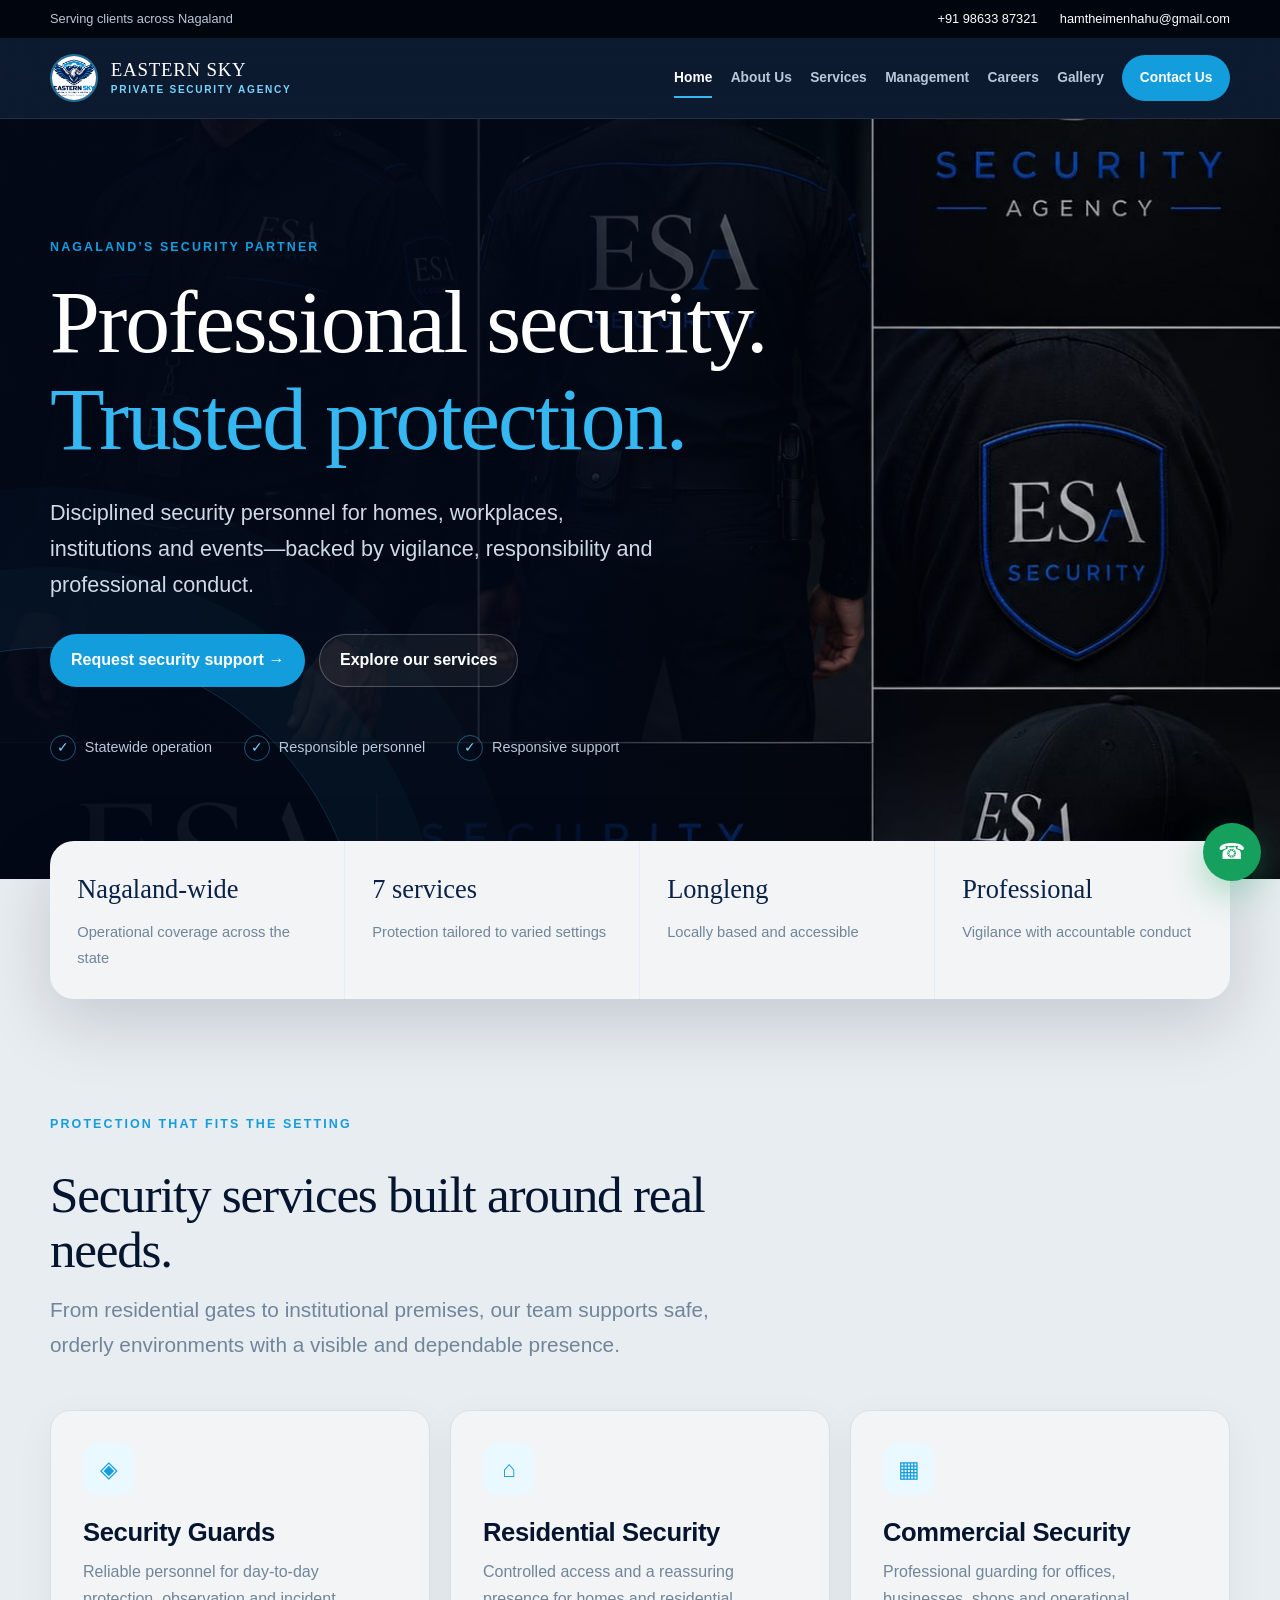
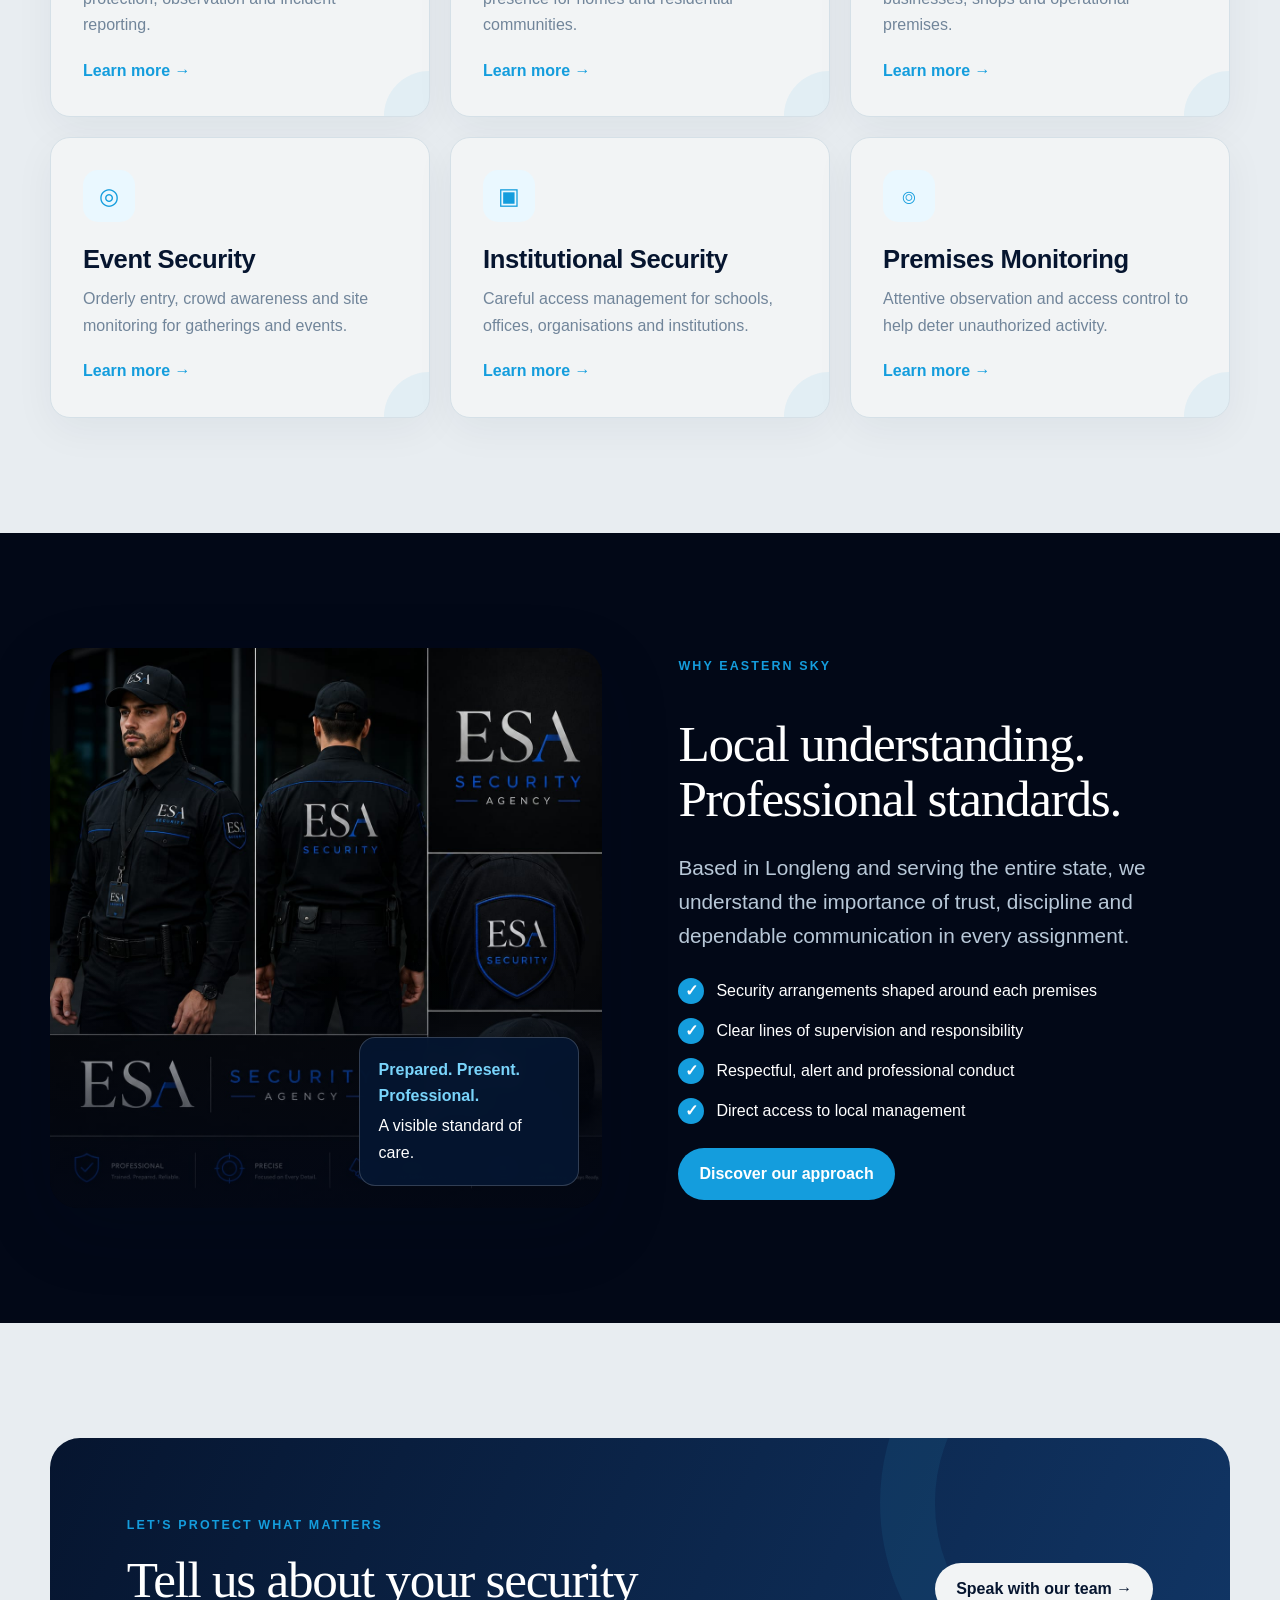
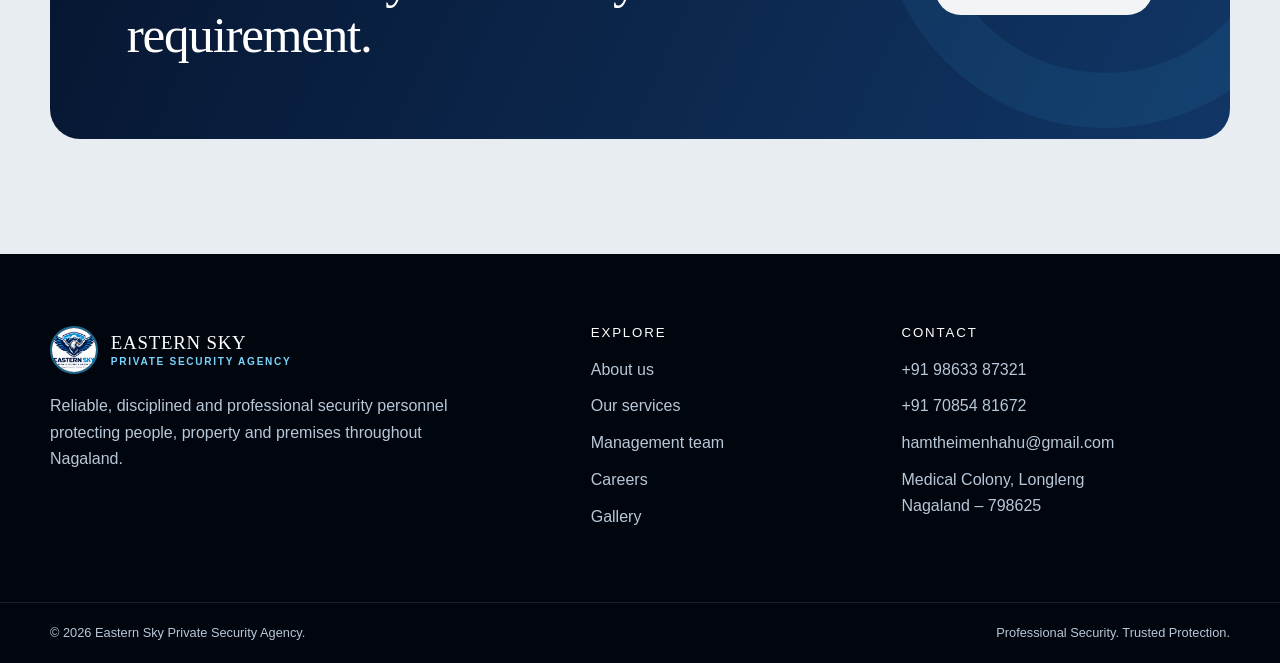
<file: index.html>
<!doctype html>
<html lang="en">
<head>
  <meta charset="utf-8"><meta name="viewport" content="width=device-width, initial-scale=1">
  <meta name="description" content="Eastern Sky Private Security Agency provides reliable, disciplined and professional security services across Nagaland.">
  <title>Eastern Sky Private Security Agency | Nagaland</title>
  <link rel="stylesheet" href="assets/css/styles.css"><script src="assets/js/site.js" defer></script>
</head>
<body data-page="home" data-asset-root="assets" data-api-url="api/submit.php">
  <a class="skip-link" href="#main">Skip to content</a><div data-site-header></div>
  <main id="main">
    <section class="hero"><div class="shell"><div class="hero__content reveal">
      <p class="eyebrow">Nagaland’s security partner</p>
      <h1>Professional security.<br><span>Trusted protection.</span></h1>
      <p class="hero__lede">Disciplined security personnel for homes, workplaces, institutions and events—backed by vigilance, responsibility and professional conduct.</p>
      <div class="actions"><a class="button button--primary" href="contact.html">Request security support →</a><a class="button button--ghost" href="services.html">Explore our services</a></div>
      <div class="hero__trust"><span>Statewide operation</span><span>Responsible personnel</span><span>Responsive support</span></div>
    </div></div></section>

    <div class="stats"><div class="shell"><div class="stats__grid reveal">
      <div class="stat"><strong>Nagaland-wide</strong><span>Operational coverage across the state</span></div>
      <div class="stat"><strong>7 services</strong><span>Protection tailored to varied settings</span></div>
      <div class="stat"><strong>Longleng</strong><span>Locally based and accessible</span></div>
      <div class="stat"><strong>Professional</strong><span>Vigilance with accountable conduct</span></div>
    </div></div></div>

    <section class="section"><div class="shell">
      <div class="section-heading reveal"><p class="eyebrow">Protection that fits the setting</p><h2>Security services built around real needs.</h2><p class="lede">From residential gates to institutional premises, our team supports safe, orderly environments with a visible and dependable presence.</p></div>
      <div class="grid grid-3 service-grid">
        <article class="card reveal"><div class="card__icon">◈</div><h3>Security Guards</h3><p>Reliable personnel for day-to-day protection, observation and incident reporting.</p><a class="card__link" href="services.html#guards">Learn more →</a></article>
        <article class="card reveal"><div class="card__icon">⌂</div><h3>Residential Security</h3><p>Controlled access and a reassuring presence for homes and residential communities.</p><a class="card__link" href="services.html#residential">Learn more →</a></article>
        <article class="card reveal"><div class="card__icon">▦</div><h3>Commercial Security</h3><p>Professional guarding for offices, businesses, shops and operational premises.</p><a class="card__link" href="services.html#commercial">Learn more →</a></article>
        <article class="card reveal"><div class="card__icon">◎</div><h3>Event Security</h3><p>Orderly entry, crowd awareness and site monitoring for gatherings and events.</p><a class="card__link" href="services.html#events">Learn more →</a></article>
        <article class="card reveal"><div class="card__icon">▣</div><h3>Institutional Security</h3><p>Careful access management for schools, offices, organisations and institutions.</p><a class="card__link" href="services.html#institutional">Learn more →</a></article>
        <article class="card reveal"><div class="card__icon">⌾</div><h3>Premises Monitoring</h3><p>Attentive observation and access control to help deter unauthorized activity.</p><a class="card__link" href="services.html#monitoring">Learn more →</a></article>
      </div>
    </div></section>

    <section class="section surface-dark"><div class="shell split">
      <div class="split__image reveal"><img src="assets/images/esa-brand-board.jpeg" alt="Eastern Sky security uniform and brand presentation"><div class="split__badge"><strong>Prepared. Present. Professional.</strong><span>A visible standard of care.</span></div></div>
      <div class="split__content reveal"><p class="eyebrow">Why Eastern Sky</p><h2>Local understanding. Professional standards.</h2><p class="lede">Based in Longleng and serving the entire state, we understand the importance of trust, discipline and dependable communication in every assignment.</p>
        <ul class="check-list"><li>Security arrangements shaped around each premises</li><li>Clear lines of supervision and responsibility</li><li>Respectful, alert and professional conduct</li><li>Direct access to local management</li></ul>
        <div class="actions"><a class="button button--primary" href="about.html">Discover our approach</a></div>
      </div>
    </div></section>

    <section class="section"><div class="shell"><div class="cta reveal"><div class="cta__inner"><div><p class="eyebrow">Let’s protect what matters</p><h2>Tell us about your security requirement.</h2></div><a class="button button--light" href="contact.html">Speak with our team →</a></div></div></div></section>
  </main><div data-site-footer></div>
</body></html>
</file>
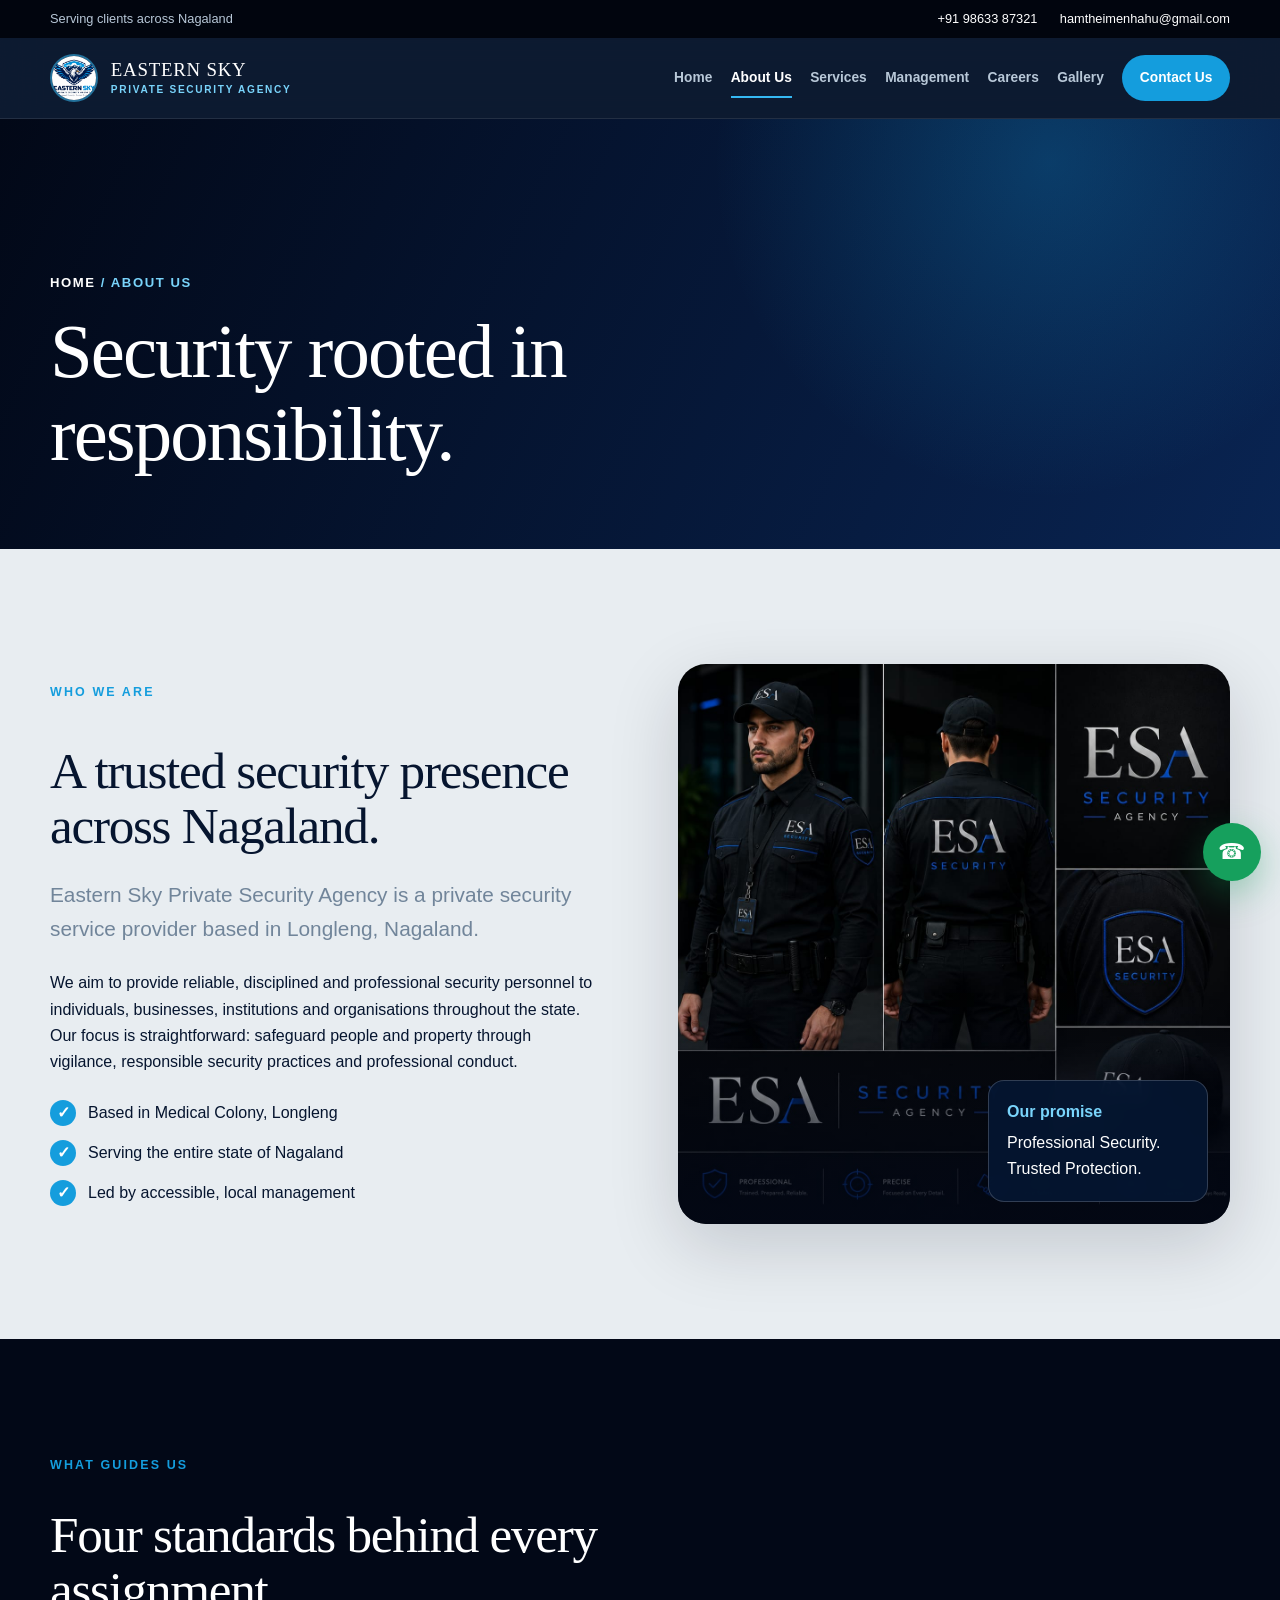
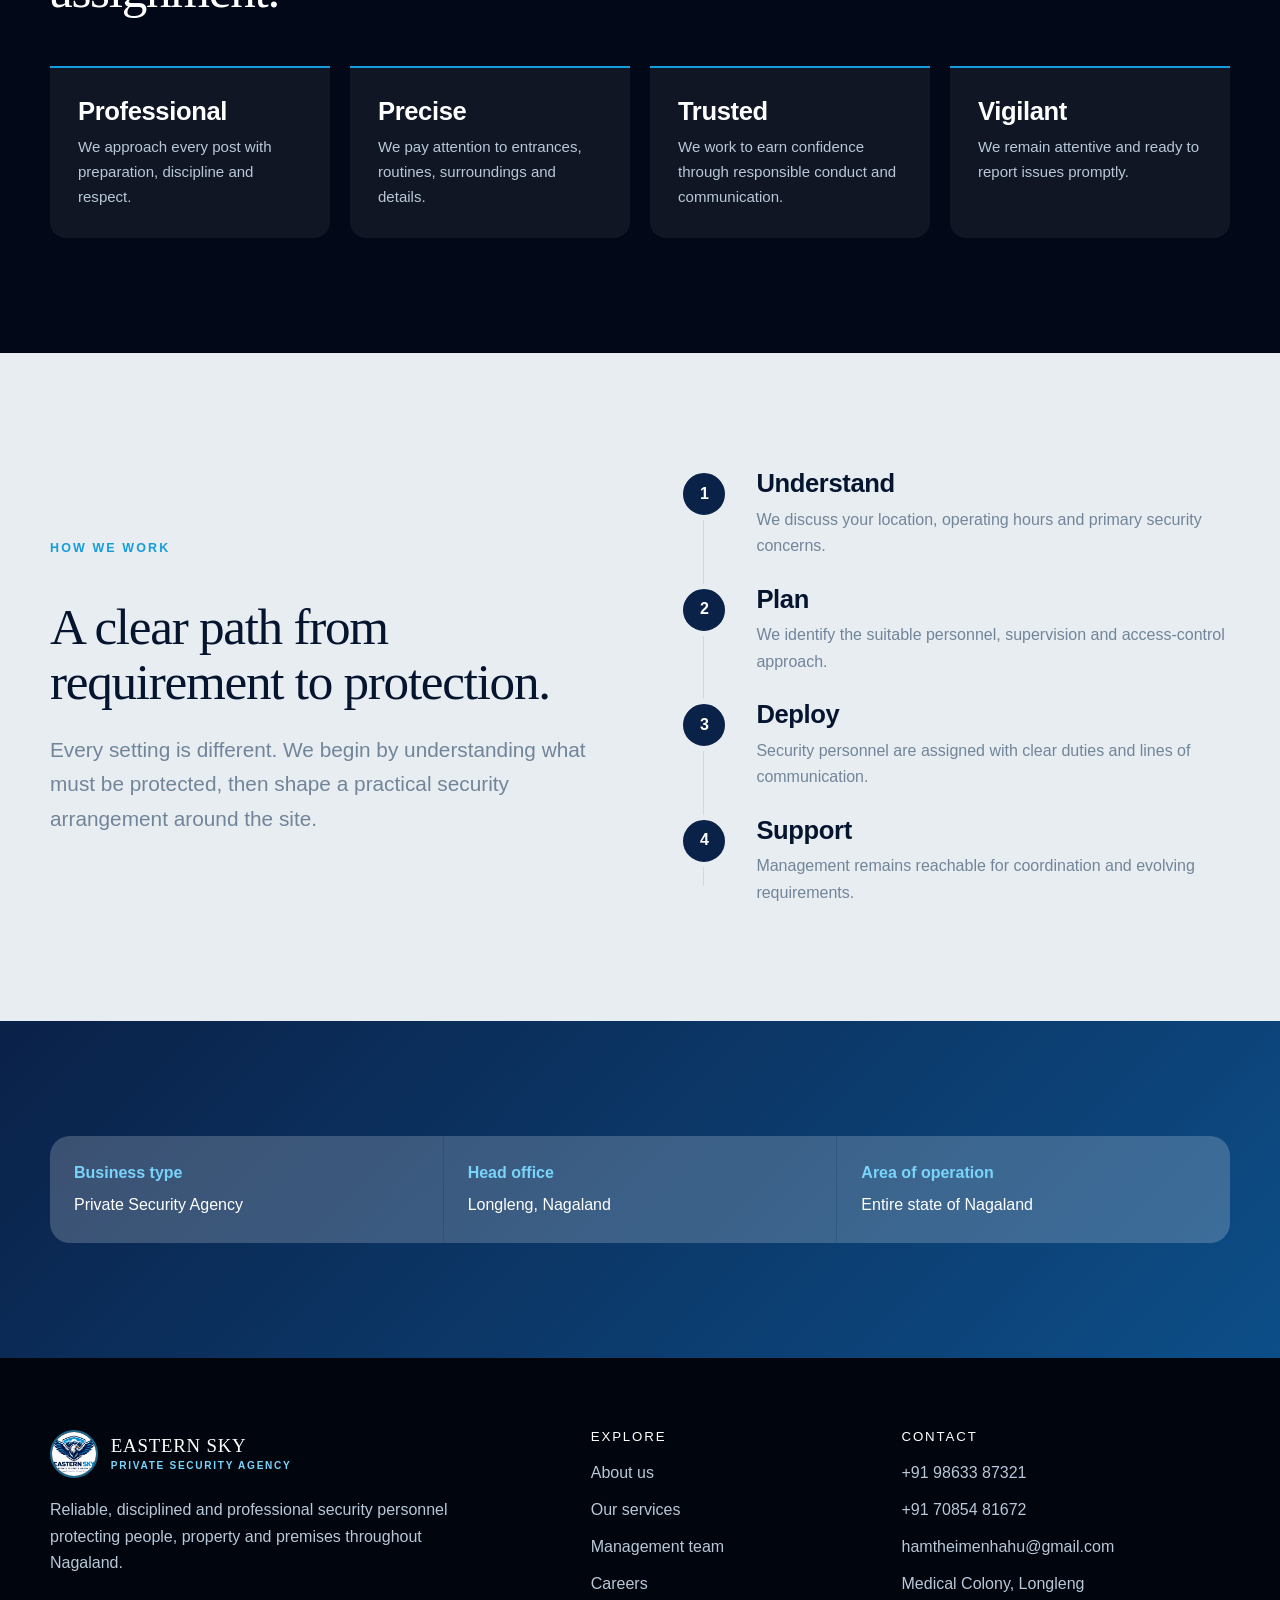
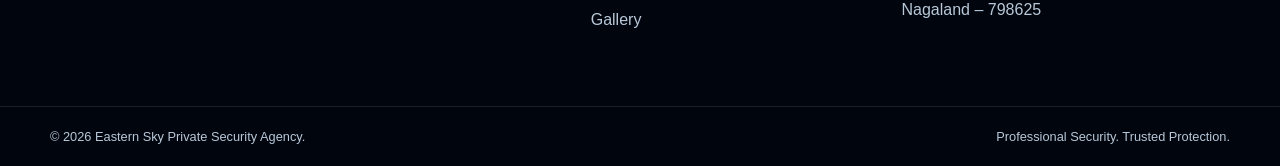
<file: about.html>
<!doctype html><html lang="en"><head><meta charset="utf-8"><meta name="viewport" content="width=device-width, initial-scale=1"><meta name="description" content="Learn about Eastern Sky Private Security Agency, based in Longleng and serving Nagaland."><title>About Us | Eastern Sky Security</title><link rel="stylesheet" href="assets/css/styles.css"><script src="assets/js/site.js" defer></script></head>
<body data-page="about" data-asset-root="assets" data-api-url="api/submit.php"><a class="skip-link" href="#main">Skip to content</a><div data-site-header></div><main id="main">
  <section class="page-hero"><div class="shell page-hero__content reveal"><p class="breadcrumbs"><a href="index.html">Home</a> / About Us</p><h1>Security rooted in responsibility.</h1></div></section>
  <section class="section"><div class="shell split"><div class="split__content reveal"><p class="eyebrow">Who we are</p><h2>A trusted security presence across Nagaland.</h2><p class="lede">Eastern Sky Private Security Agency is a private security service provider based in Longleng, Nagaland.</p><p>We aim to provide reliable, disciplined and professional security personnel to individuals, businesses, institutions and organisations throughout the state. Our focus is straightforward: safeguard people and property through vigilance, responsible security practices and professional conduct.</p><ul class="check-list"><li>Based in Medical Colony, Longleng</li><li>Serving the entire state of Nagaland</li><li>Led by accessible, local management</li></ul></div><div class="split__image reveal"><img src="assets/images/esa-brand-board.jpeg" alt="Eastern Sky security officer uniform"><div class="split__badge"><strong>Our promise</strong><span>Professional Security. Trusted Protection.</span></div></div></div></section>
  <section class="section surface-dark"><div class="shell"><div class="section-heading reveal"><p class="eyebrow">What guides us</p><h2>Four standards behind every assignment.</h2></div><div class="grid values"><article class="value reveal"><h3>Professional</h3><p>We approach every post with preparation, discipline and respect.</p></article><article class="value reveal"><h3>Precise</h3><p>We pay attention to entrances, routines, surroundings and details.</p></article><article class="value reveal"><h3>Trusted</h3><p>We work to earn confidence through responsible conduct and communication.</p></article><article class="value reveal"><h3>Vigilant</h3><p>We remain attentive and ready to report issues promptly.</p></article></div></div></section>
  <section class="section"><div class="shell split"><div class="split__content reveal"><p class="eyebrow">How we work</p><h2>A clear path from requirement to protection.</h2><p class="lede">Every setting is different. We begin by understanding what must be protected, then shape a practical security arrangement around the site.</p></div><div class="timeline"><div class="timeline__item reveal"><span class="timeline__num">1</span><h3>Understand</h3><p>We discuss your location, operating hours and primary security concerns.</p></div><div class="timeline__item reveal"><span class="timeline__num">2</span><h3>Plan</h3><p>We identify the suitable personnel, supervision and access-control approach.</p></div><div class="timeline__item reveal"><span class="timeline__num">3</span><h3>Deploy</h3><p>Security personnel are assigned with clear duties and lines of communication.</p></div><div class="timeline__item reveal"><span class="timeline__num">4</span><h3>Support</h3><p>Management remains reachable for coordination and evolving requirements.</p></div></div></div></section>
  <section class="section surface-blue"><div class="shell"><div class="info-strip reveal"><div><strong>Business type</strong><span>Private Security Agency</span></div><div><strong>Head office</strong><span>Longleng, Nagaland</span></div><div><strong>Area of operation</strong><span>Entire state of Nagaland</span></div></div></div></section>
</main><div data-site-footer></div></body></html>
</file>
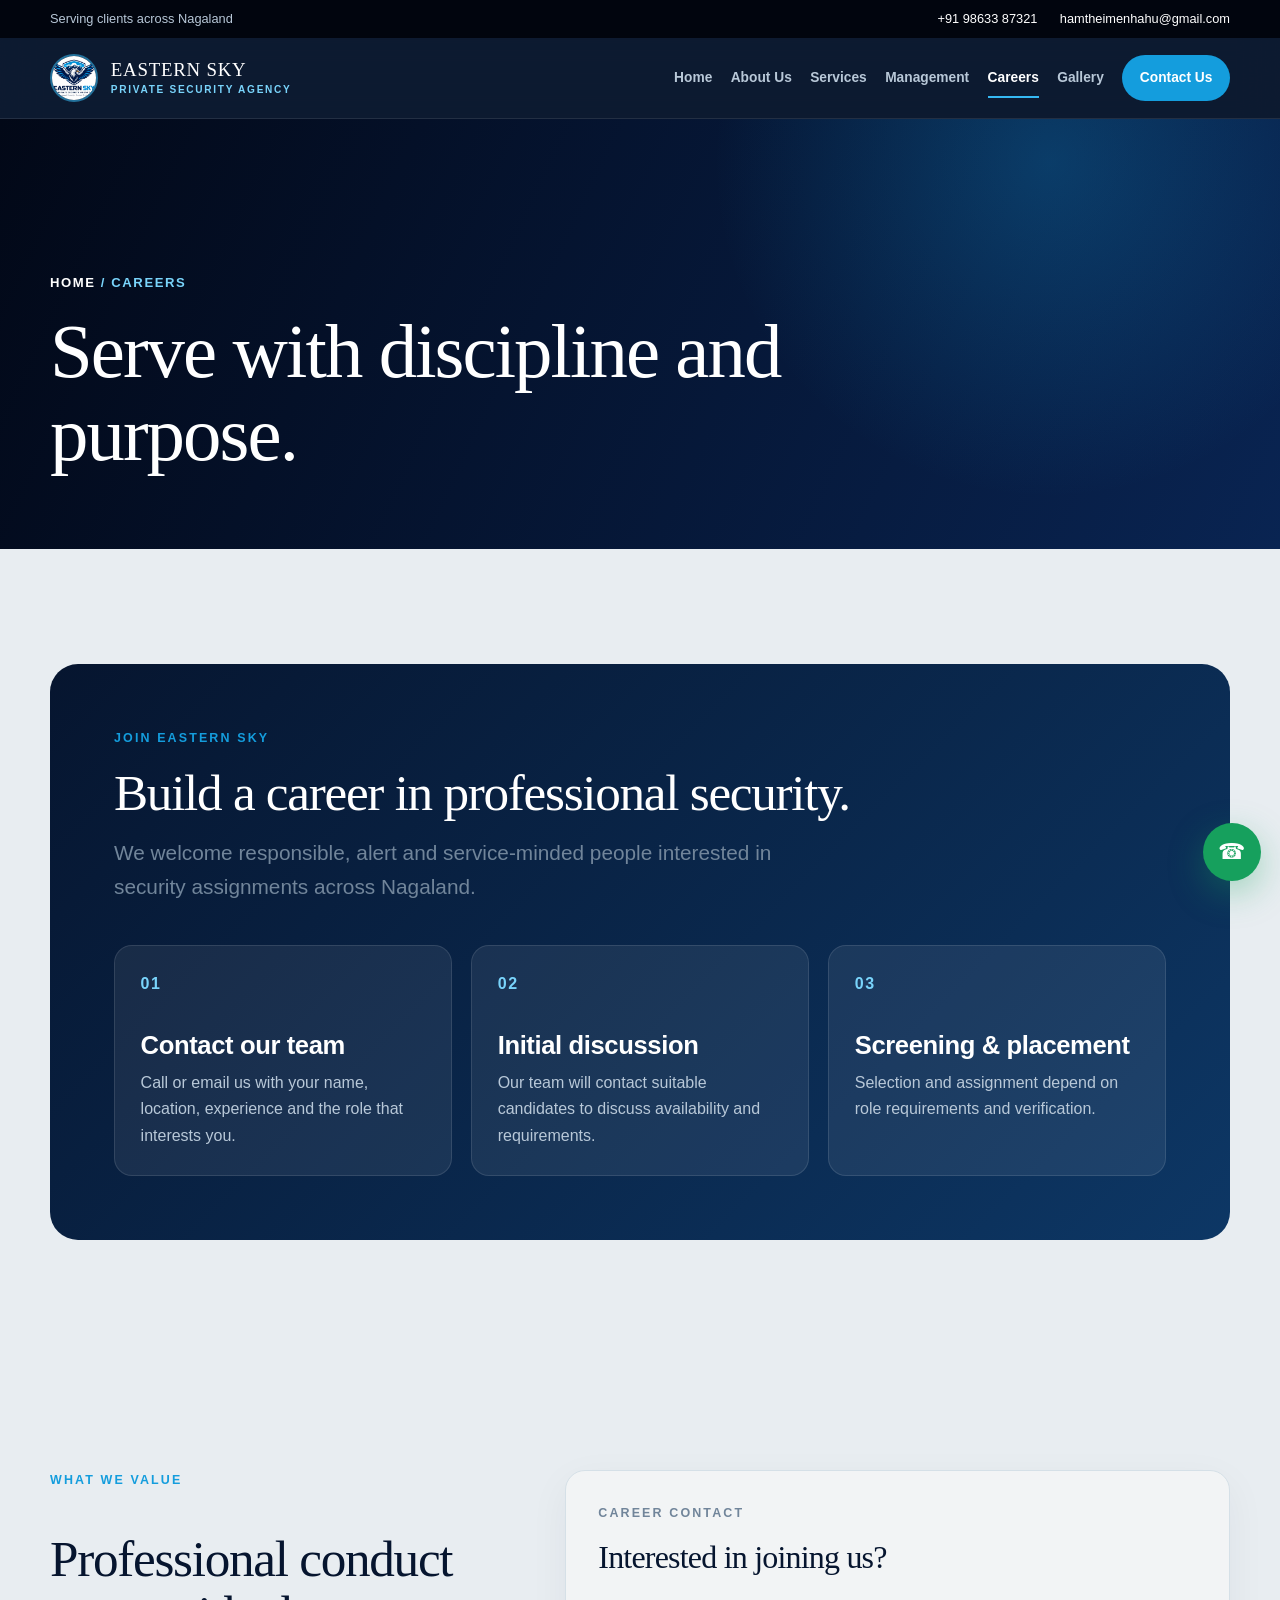
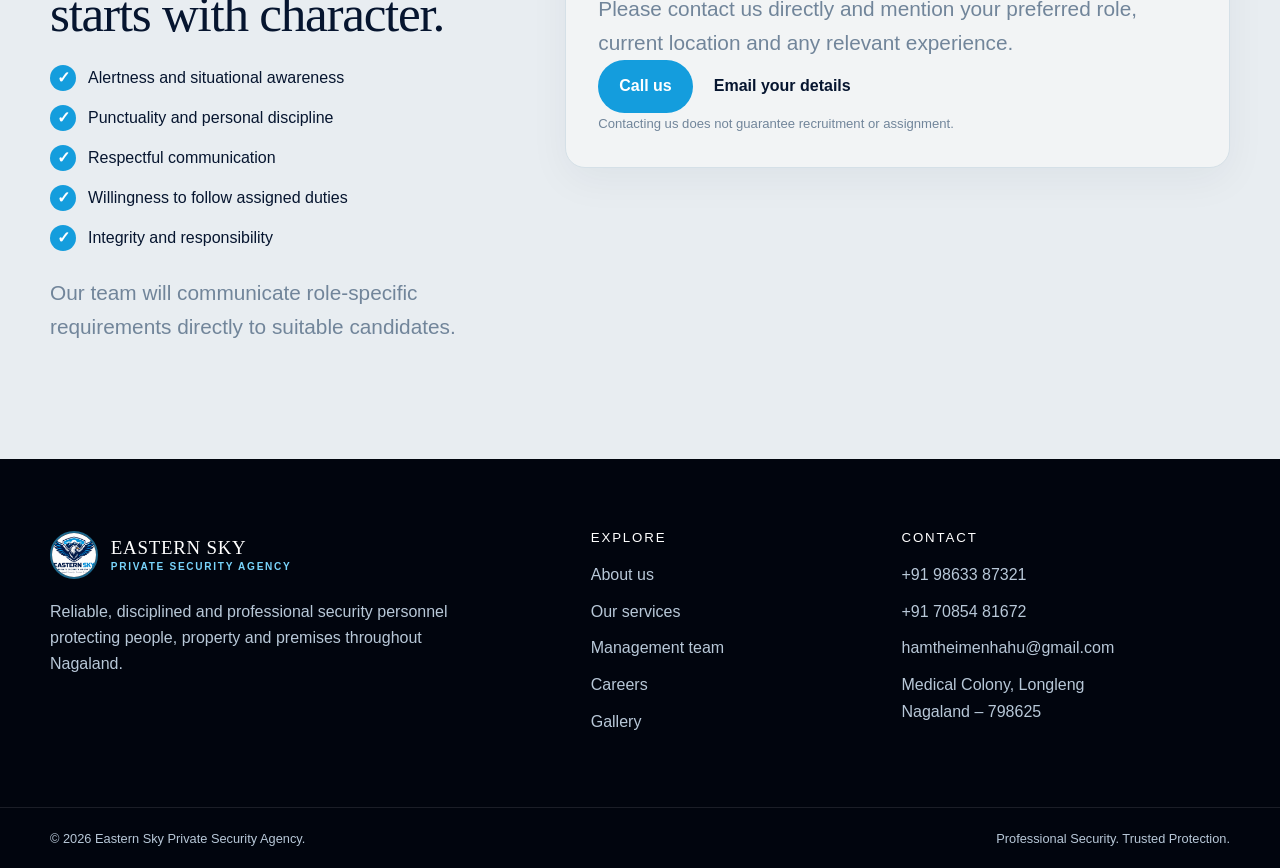
<file: careers.html>
<!doctype html>
<html lang="en">
<head>
  <meta charset="utf-8">
  <meta name="viewport" content="width=device-width, initial-scale=1">
  <meta name="description" content="Explore security career opportunities with Eastern Sky Private Security Agency in Nagaland.">
  <title>Careers | Eastern Sky Security</title>
  <link rel="stylesheet" href="assets/css/styles.css">
  <script src="assets/js/site.js" defer></script>
</head>
<body data-page="careers" data-asset-root="assets">
  <a class="skip-link" href="#main">Skip to content</a>
  <div data-site-header></div>
  <main id="main">
    <section class="page-hero"><div class="shell page-hero__content reveal"><p class="breadcrumbs"><a href="index.html">Home</a> / Careers</p><h1>Serve with discipline and purpose.</h1></div></section>
    <section class="section"><div class="shell"><div class="career-panel reveal"><p class="eyebrow">Join Eastern Sky</p><h2>Build a career in professional security.</h2><p class="lede">We welcome responsible, alert and service-minded people interested in security assignments across Nagaland.</p><div class="steps"><article class="step"><h3>Contact our team</h3><p>Call or email us with your name, location, experience and the role that interests you.</p></article><article class="step"><h3>Initial discussion</h3><p>Our team will contact suitable candidates to discuss availability and requirements.</p></article><article class="step"><h3>Screening &amp; placement</h3><p>Selection and assignment depend on role requirements and verification.</p></article></div></div></div></section>
    <section class="section"><div class="shell contact-grid"><div class="split__content reveal"><p class="eyebrow">What we value</p><h2>Professional conduct starts with character.</h2><ul class="check-list"><li>Alertness and situational awareness</li><li>Punctuality and personal discipline</li><li>Respectful communication</li><li>Willingness to follow assigned duties</li><li>Integrity and responsibility</li></ul><p class="lede">Our team will communicate role-specific requirements directly to suitable candidates.</p></div><div class="card reveal"><p class="eyebrow">Career contact</p><h2 style="font-size:2rem;margin-bottom:1.1rem">Interested in joining us?</h2><p class="lede">Please contact us directly and mention your preferred role, current location and any relevant experience.</p><div class="button-group"><a class="button button--primary" href="tel:+919863387321">Call us</a><a class="button button--secondary" href="mailto:hamtheimenhahu@gmail.com?subject=Career%20opportunity">Email your details</a></div><p class="form-note">Contacting us does not guarantee recruitment or assignment.</p></div></div></section>
  </main>
  <div data-site-footer></div>
</body>
</html>
</file>
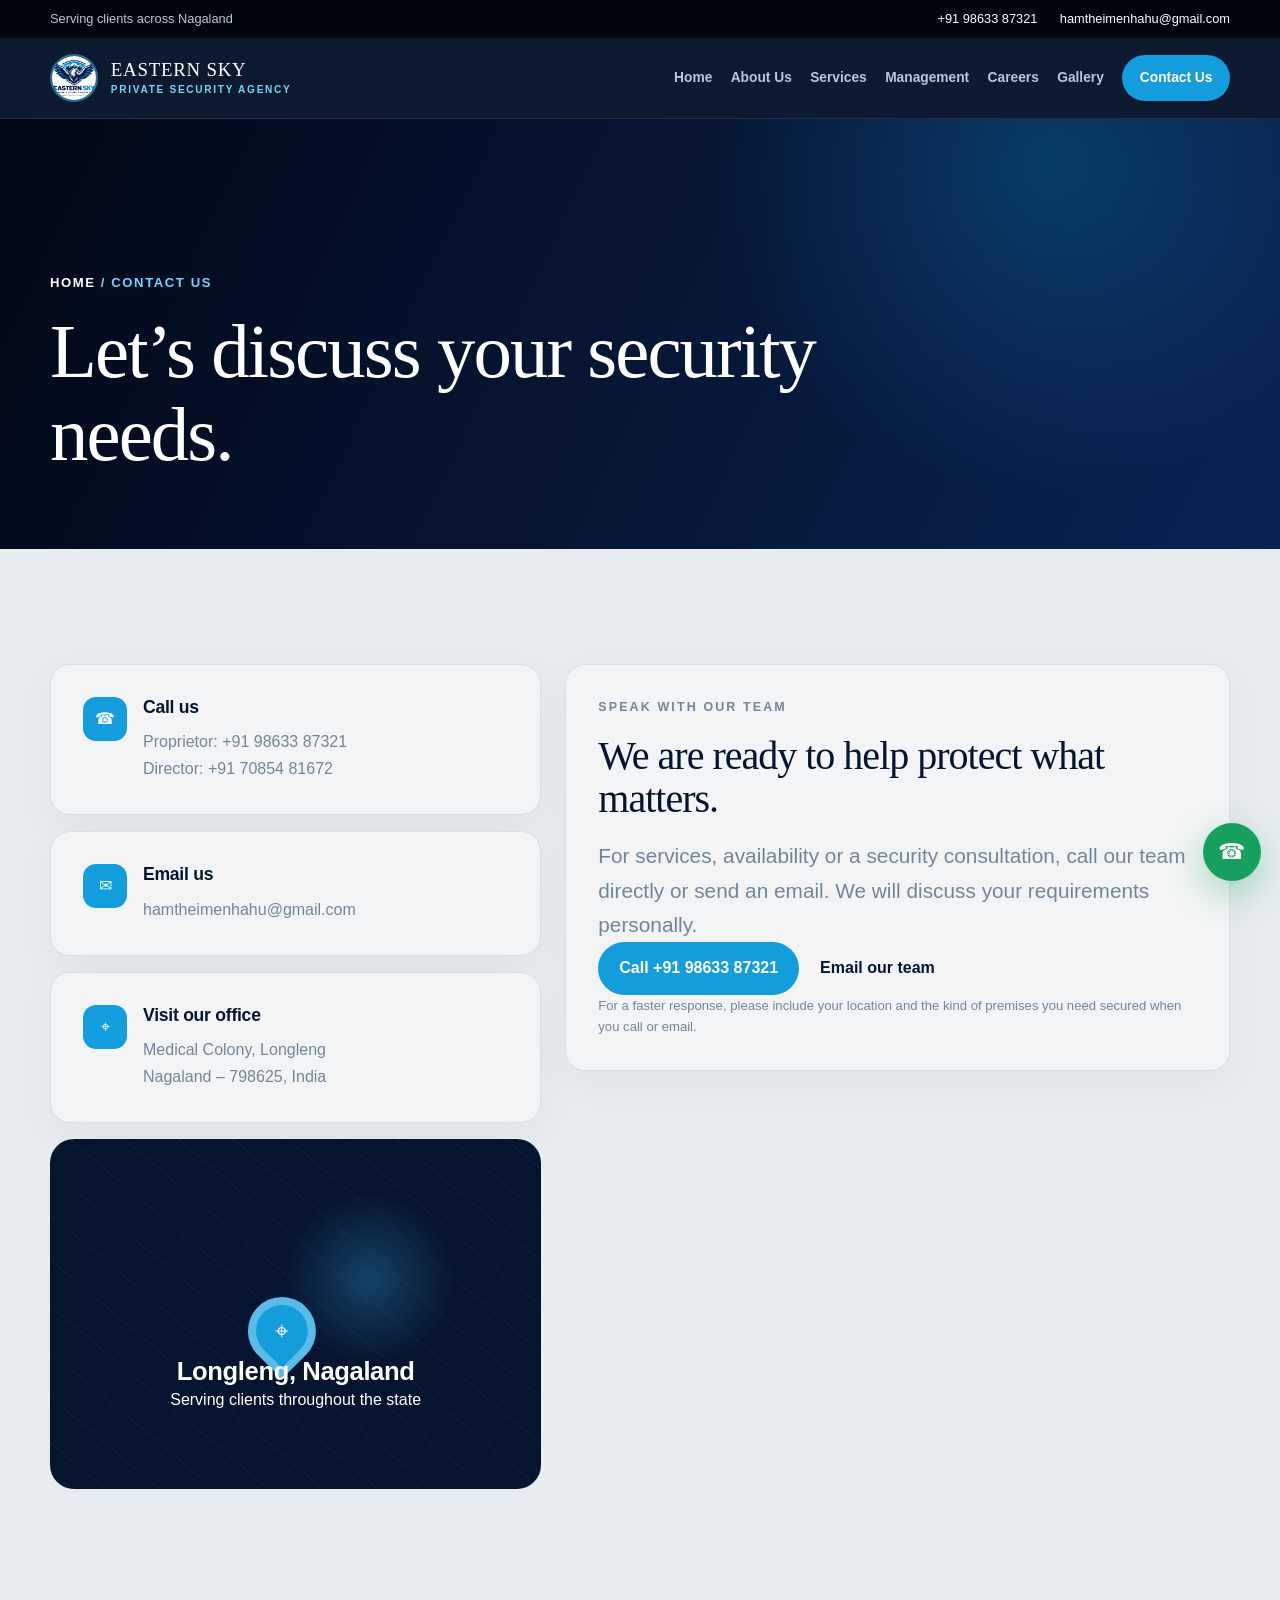
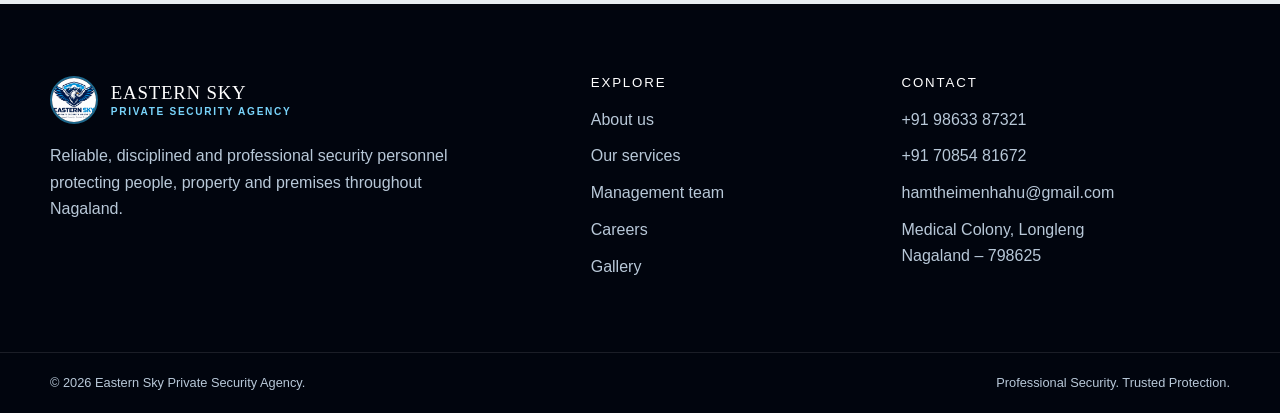
<file: contact.html>
<!doctype html>
<html lang="en">
<head>
  <meta charset="utf-8">
  <meta name="viewport" content="width=device-width, initial-scale=1">
  <meta name="description" content="Contact Eastern Sky Private Security Agency in Longleng for security services across Nagaland.">
  <title>Contact Us | Eastern Sky Security</title>
  <link rel="stylesheet" href="assets/css/styles.css">
  <script src="assets/js/site.js" defer></script>
</head>
<body data-page="contact" data-asset-root="assets">
  <a class="skip-link" href="#main">Skip to content</a>
  <div data-site-header></div>
  <main id="main">
    <section class="page-hero"><div class="shell page-hero__content reveal"><p class="breadcrumbs"><a href="index.html">Home</a> / Contact Us</p><h1>Let’s discuss your security needs.</h1></div></section>
    <section class="section"><div class="shell contact-grid">
      <div class="contact-stack">
        <div class="card contact-card reveal"><div class="contact-card__icon">☎</div><div><h3>Call us</h3><p>Proprietor: <a href="tel:+919863387321">+91 98633 87321</a><br>Director: <a href="tel:+917085481672">+91 70854 81672</a></p></div></div>
        <div class="card contact-card reveal"><div class="contact-card__icon">✉</div><div><h3>Email us</h3><p><a href="mailto:hamtheimenhahu@gmail.com">hamtheimenhahu@gmail.com</a></p></div></div>
        <div class="card contact-card reveal"><div class="contact-card__icon">⌖</div><div><h3>Visit our office</h3><p>Medical Colony, Longleng<br>Nagaland – 798625, India</p></div></div>
        <div class="map-card reveal"><div class="map-card__pin"><span>⌖</span></div><div class="map-card__label"><h3>Longleng, Nagaland</h3><p>Serving clients throughout the state</p></div></div>
      </div>
      <div class="card reveal"><p class="eyebrow">Speak with our team</p><h2 style="font-size:2.5rem;margin-bottom:1.2rem">We are ready to help protect what matters.</h2><p class="lede">For services, availability or a security consultation, call our team directly or send an email. We will discuss your requirements personally.</p><div class="button-group"><a class="button button--primary" href="tel:+919863387321">Call +91 98633 87321</a><a class="button button--secondary" href="mailto:hamtheimenhahu@gmail.com">Email our team</a></div><p class="form-note">For a faster response, please include your location and the kind of premises you need secured when you call or email.</p></div>
    </div></section>
  </main>
  <div data-site-footer></div>
</body>
</html>
</file>
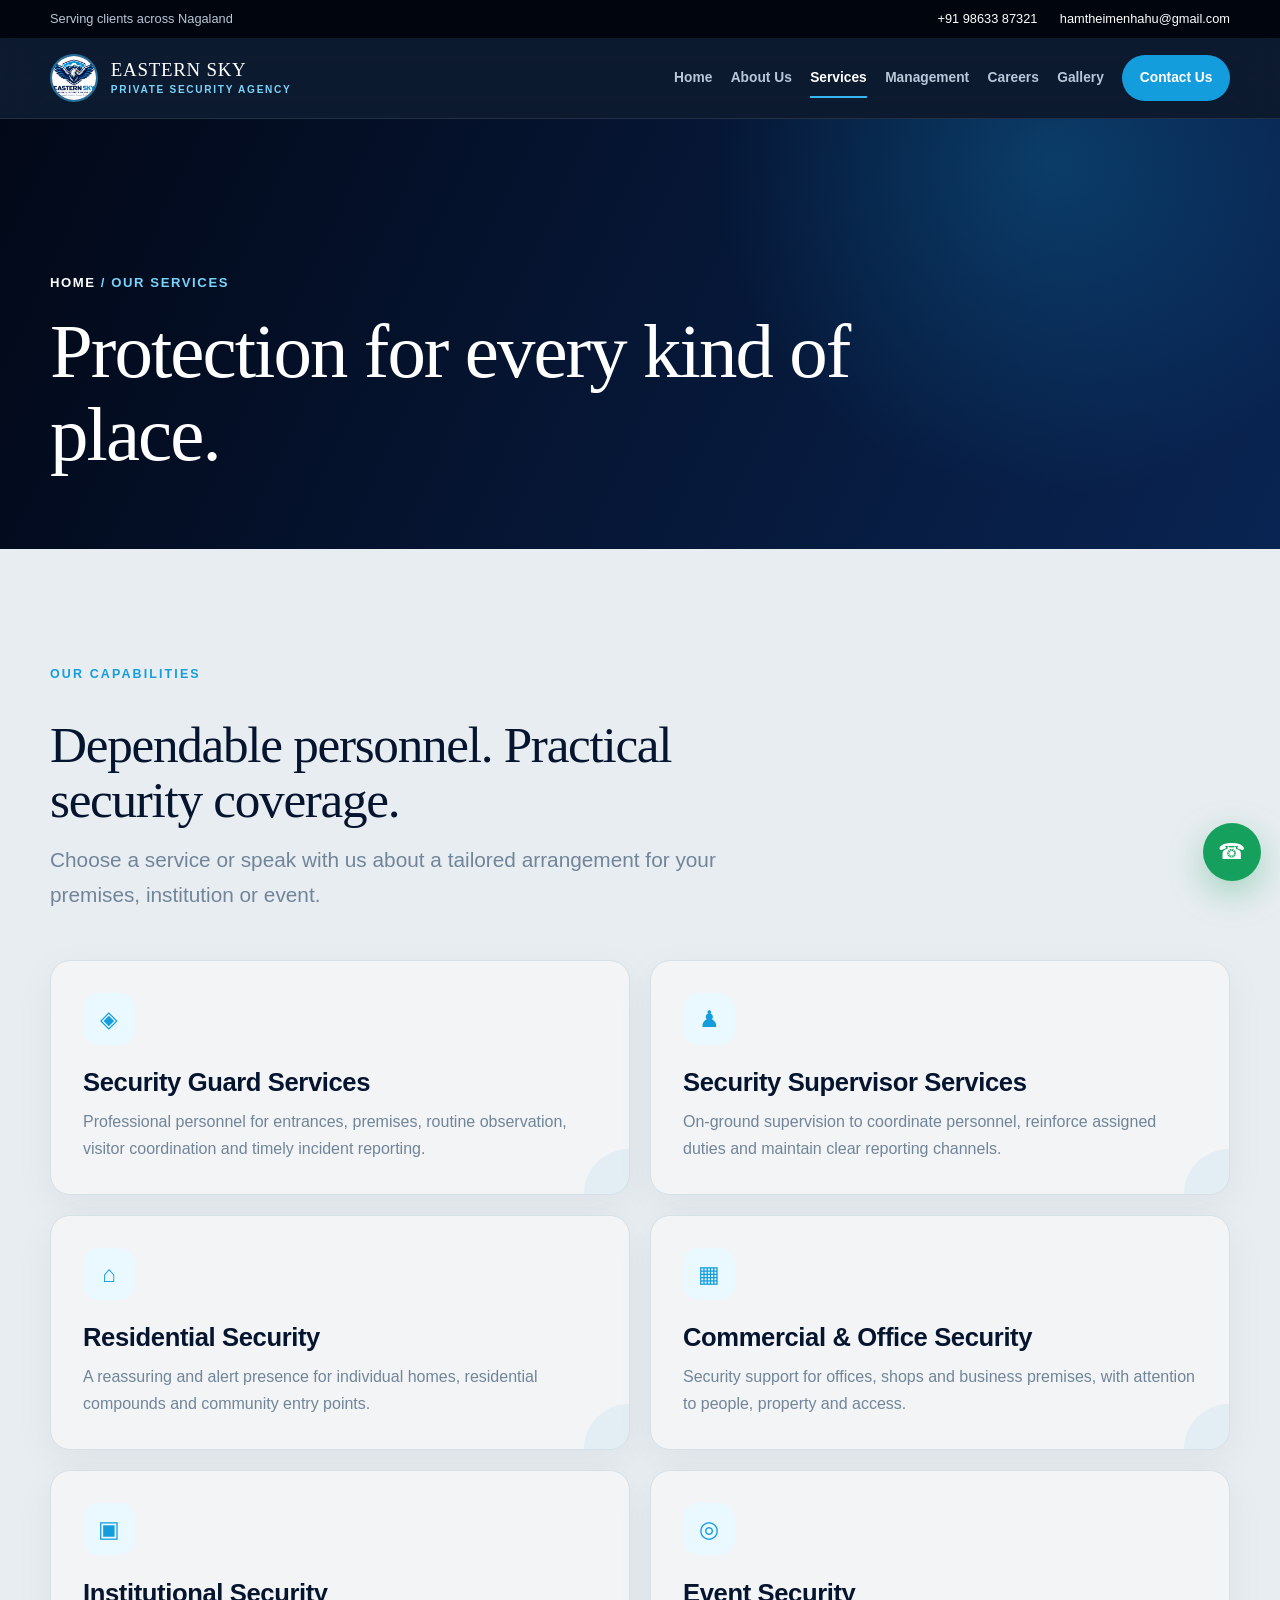
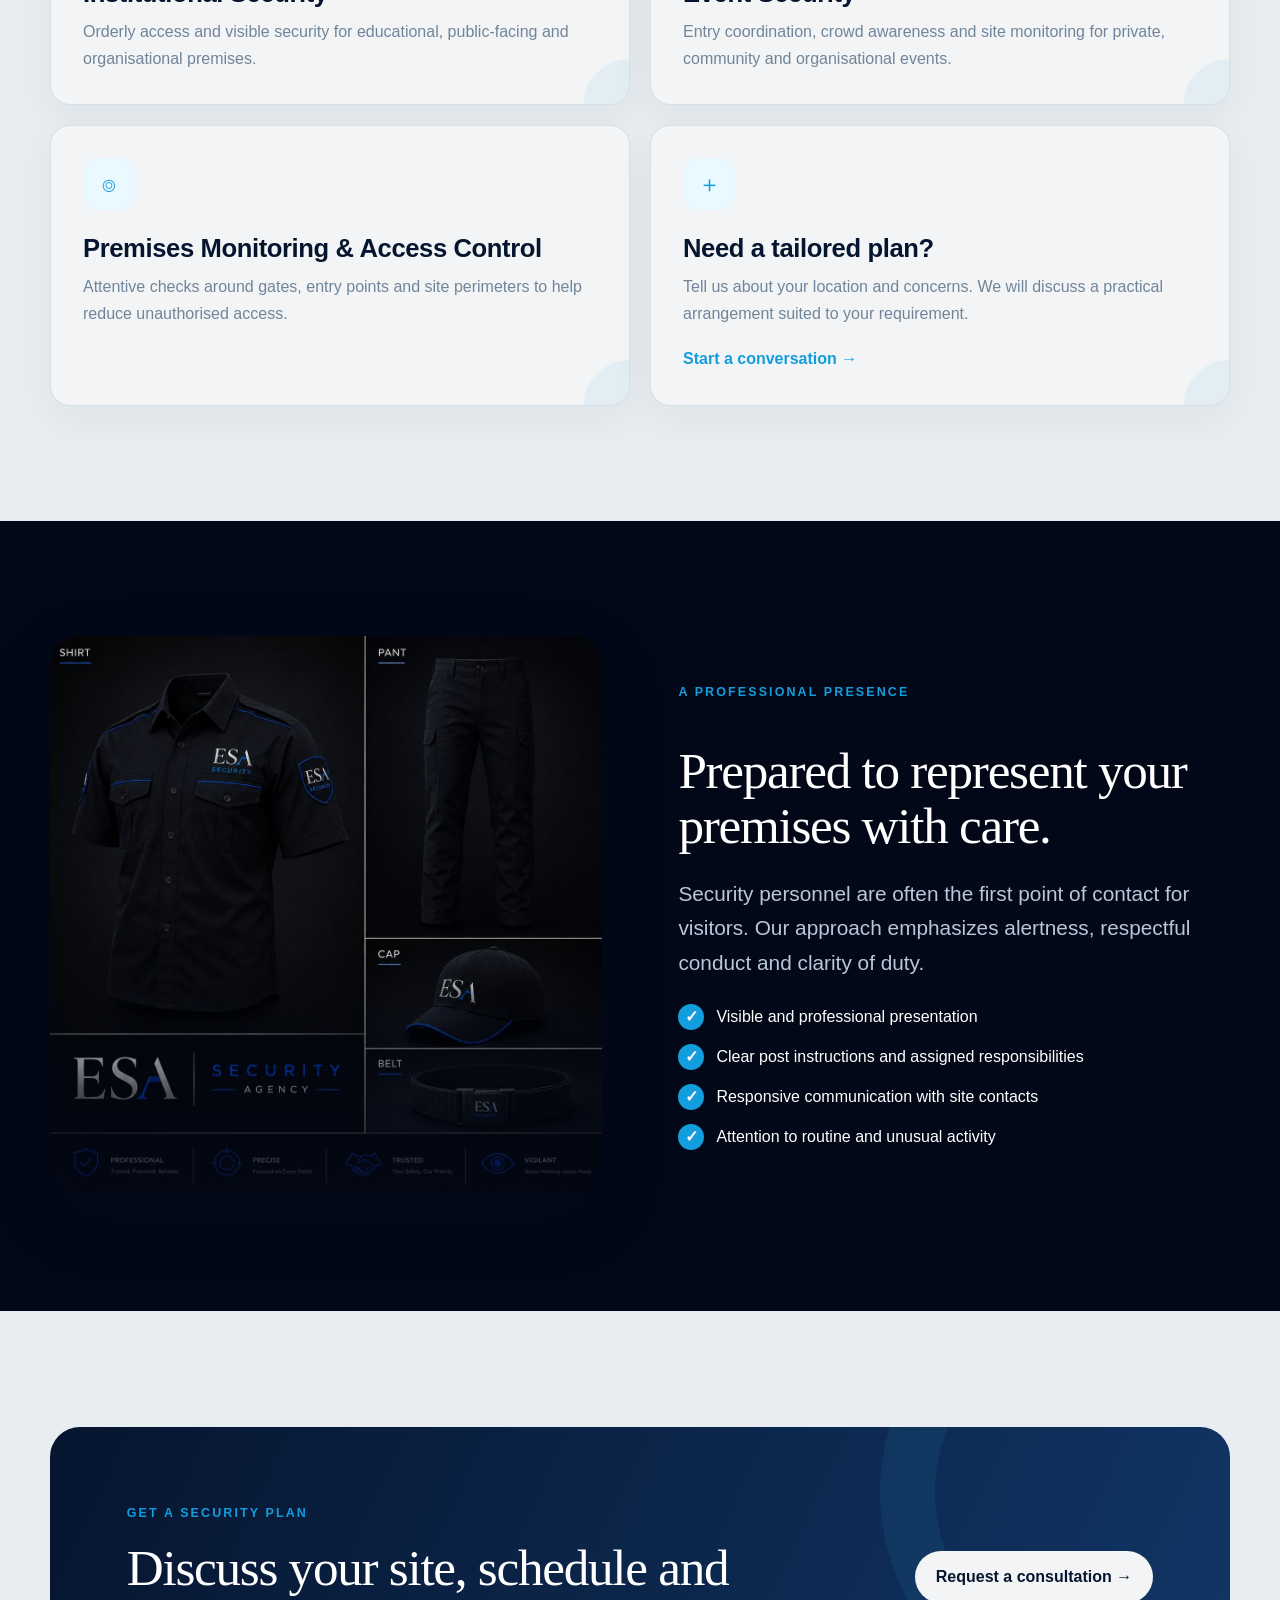
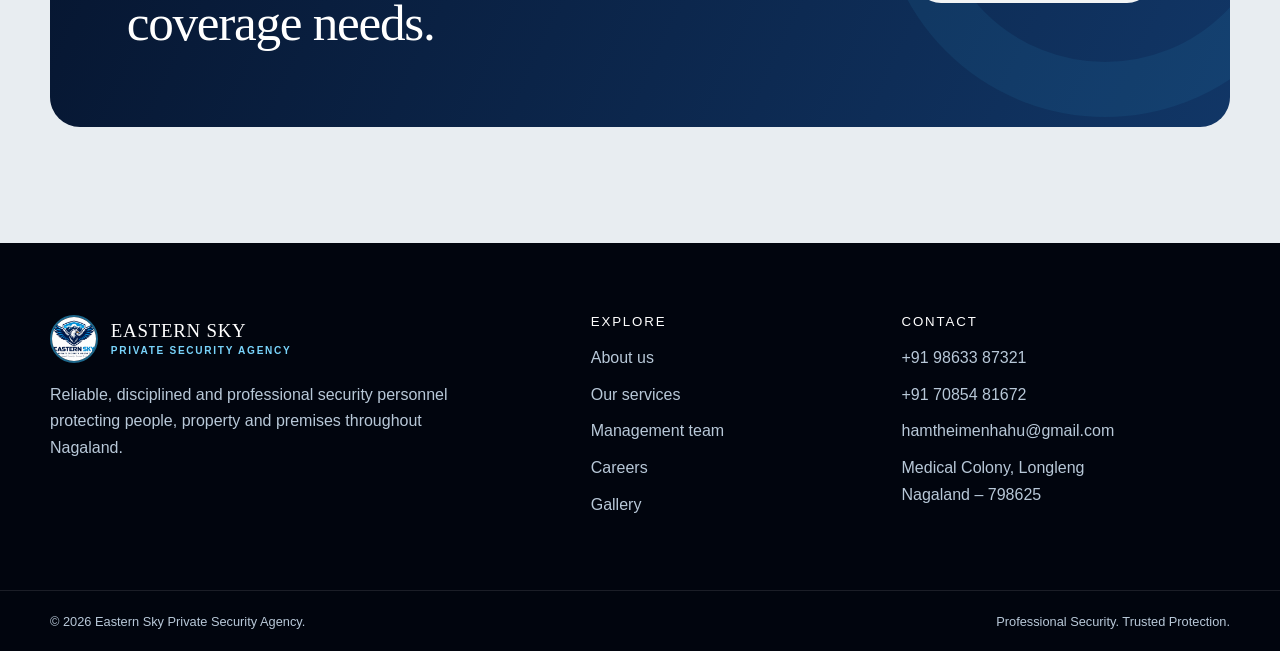
<file: services.html>
<!doctype html><html lang="en"><head><meta charset="utf-8"><meta name="viewport" content="width=device-width, initial-scale=1"><meta name="description" content="Security guard, residential, commercial, institutional, event and access control services across Nagaland."><title>Our Services | Eastern Sky Security</title><link rel="stylesheet" href="assets/css/styles.css"><script src="assets/js/site.js" defer></script></head>
<body data-page="services" data-asset-root="assets" data-api-url="api/submit.php"><a class="skip-link" href="#main">Skip to content</a><div data-site-header></div><main id="main">
  <section class="page-hero"><div class="shell page-hero__content reveal"><p class="breadcrumbs"><a href="index.html">Home</a> / Our Services</p><h1>Protection for every kind of place.</h1></div></section>
  <section class="section"><div class="shell"><div class="section-heading reveal"><p class="eyebrow">Our capabilities</p><h2>Dependable personnel. Practical security coverage.</h2><p class="lede">Choose a service or speak with us about a tailored arrangement for your premises, institution or event.</p></div><div class="grid grid-2 service-grid">
    <article class="card reveal" id="guards"><div class="card__icon">◈</div><h3>Security Guard Services</h3><p>Professional personnel for entrances, premises, routine observation, visitor coordination and timely incident reporting.</p></article>
    <article class="card reveal"><div class="card__icon">♟</div><h3>Security Supervisor Services</h3><p>On-ground supervision to coordinate personnel, reinforce assigned duties and maintain clear reporting channels.</p></article>
    <article class="card reveal" id="residential"><div class="card__icon">⌂</div><h3>Residential Security</h3><p>A reassuring and alert presence for individual homes, residential compounds and community entry points.</p></article>
    <article class="card reveal" id="commercial"><div class="card__icon">▦</div><h3>Commercial & Office Security</h3><p>Security support for offices, shops and business premises, with attention to people, property and access.</p></article>
    <article class="card reveal" id="institutional"><div class="card__icon">▣</div><h3>Institutional Security</h3><p>Orderly access and visible security for educational, public-facing and organisational premises.</p></article>
    <article class="card reveal" id="events"><div class="card__icon">◎</div><h3>Event Security</h3><p>Entry coordination, crowd awareness and site monitoring for private, community and organisational events.</p></article>
    <article class="card reveal" id="monitoring"><div class="card__icon">⌾</div><h3>Premises Monitoring & Access Control</h3><p>Attentive checks around gates, entry points and site perimeters to help reduce unauthorised access.</p></article>
    <article class="card reveal"><div class="card__icon">＋</div><h3>Need a tailored plan?</h3><p>Tell us about your location and concerns. We will discuss a practical arrangement suited to your requirement.</p><a class="card__link" href="contact.html">Start a conversation →</a></article>
  </div></div></section>
  <section class="section surface-dark"><div class="shell split"><div class="split__image reveal"><img src="assets/images/esa-uniform-board.jpeg" alt="Eastern Sky security uniform components"></div><div class="split__content reveal"><p class="eyebrow">A professional presence</p><h2>Prepared to represent your premises with care.</h2><p class="lede">Security personnel are often the first point of contact for visitors. Our approach emphasizes alertness, respectful conduct and clarity of duty.</p><ul class="check-list"><li>Visible and professional presentation</li><li>Clear post instructions and assigned responsibilities</li><li>Responsive communication with site contacts</li><li>Attention to routine and unusual activity</li></ul></div></div></section>
  <section class="section"><div class="shell"><div class="cta reveal"><div class="cta__inner"><div><p class="eyebrow">Get a security plan</p><h2>Discuss your site, schedule and coverage needs.</h2></div><a class="button button--light" href="contact.html">Request a consultation →</a></div></div></div></section>
</main><div data-site-footer></div></body></html>
</file>
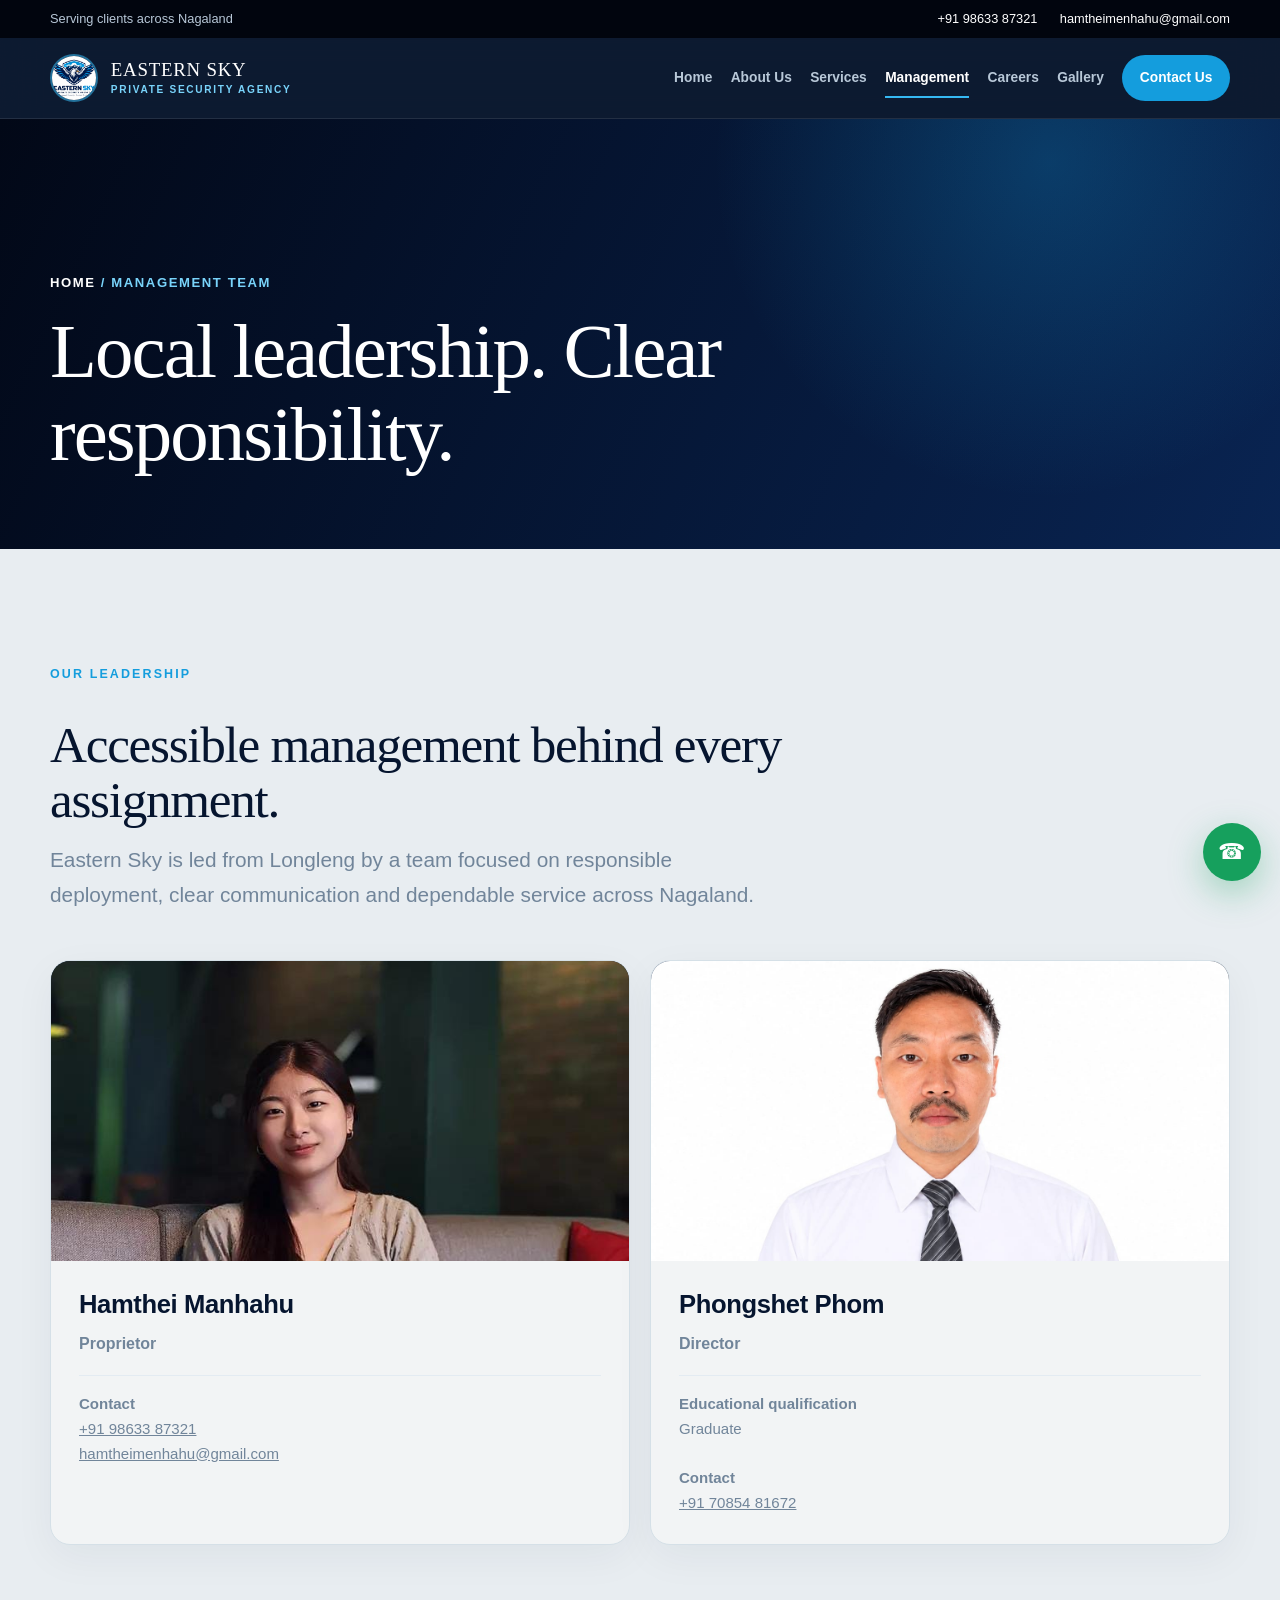
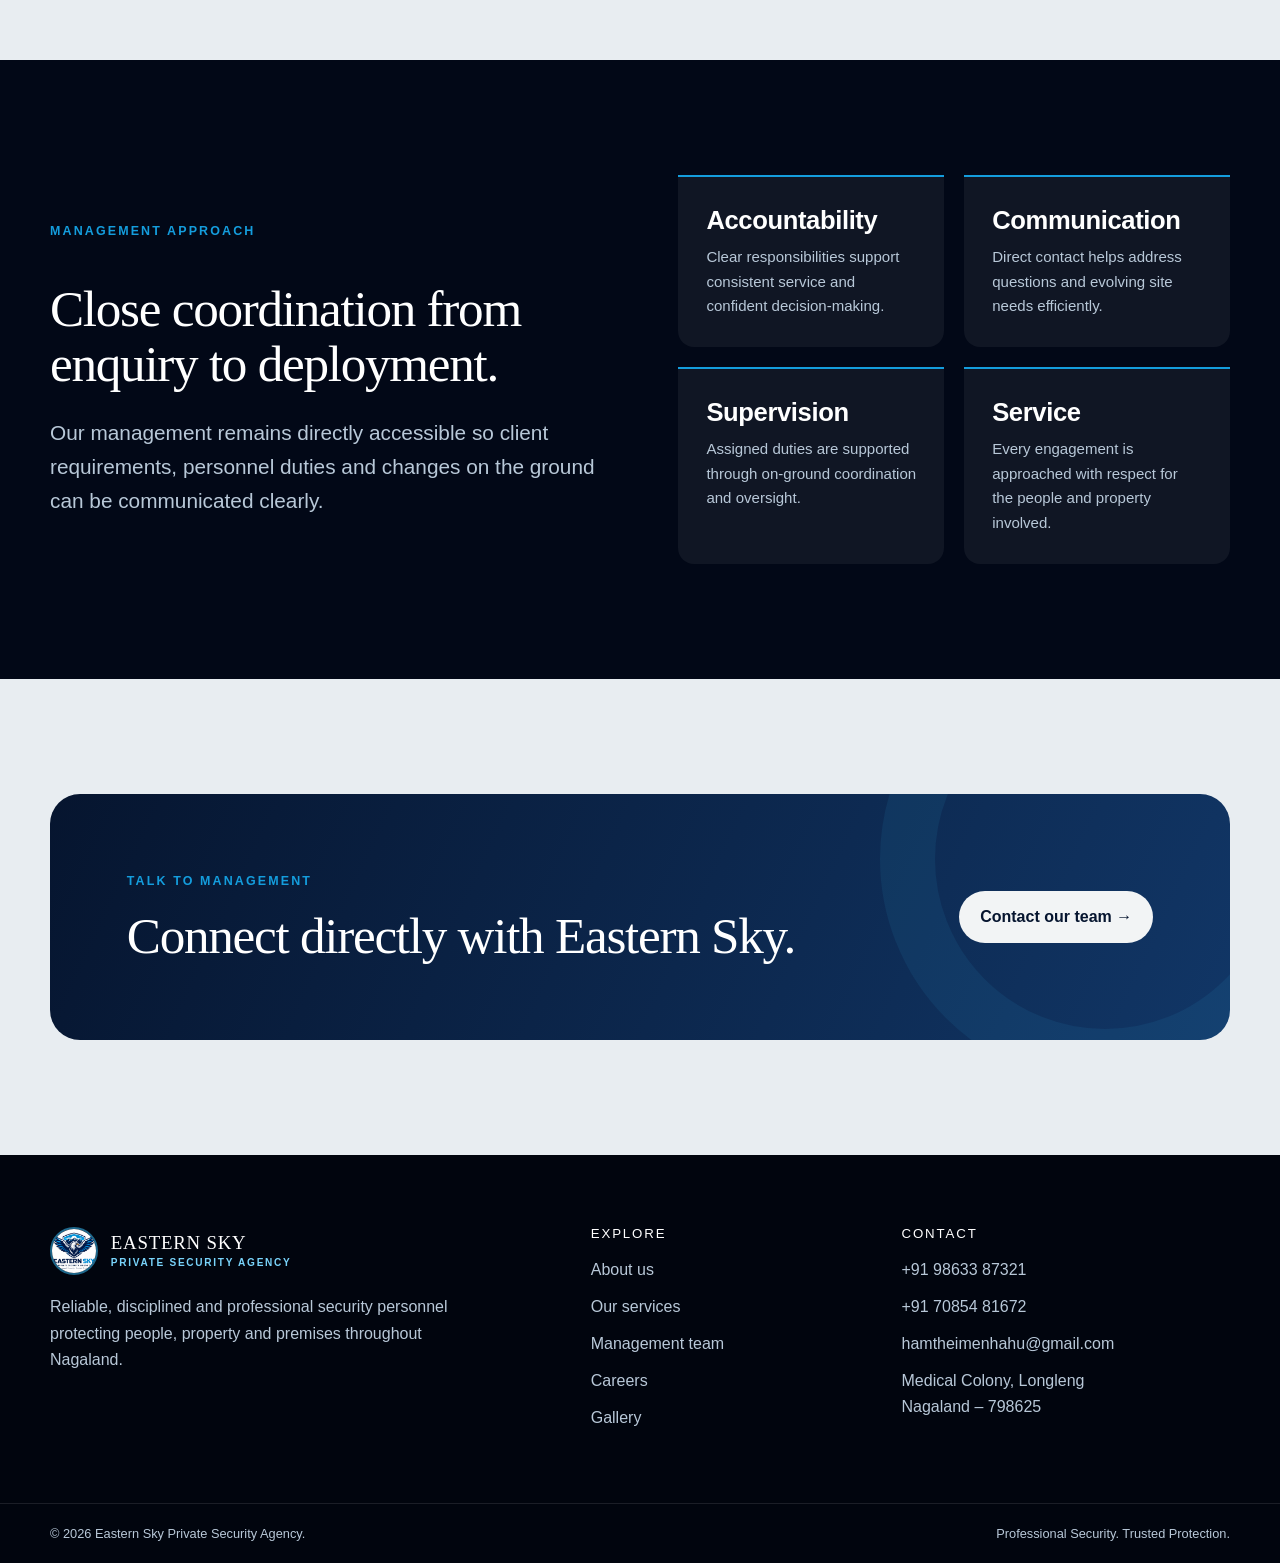
<file: team.html>
<!doctype html><html lang="en"><head><meta charset="utf-8"><meta name="viewport" content="width=device-width, initial-scale=1"><meta name="description" content="Meet the management team of Eastern Private Sky Security Agency."><title>Management Team | Eastern Sky Security</title><link rel="stylesheet" href="assets/css/styles.css"><script src="assets/js/site.js" defer></script></head>
<body data-page="team" data-asset-root="assets" data-api-url="api/submit.php"><a class="skip-link" href="#main">Skip to content</a><div data-site-header></div><main id="main">
  <section class="page-hero"><div class="shell page-hero__content reveal"><p class="breadcrumbs"><a href="index.html">Home</a> / Management Team</p><h1>Local leadership. Clear responsibility.</h1></div></section>
  <section class="section"><div class="shell"><div class="section-heading reveal"><p class="eyebrow">Our leadership</p><h2>Accessible management behind every assignment.</h2><p class="lede">Eastern Sky is led from Longleng by a team focused on responsible deployment, clear communication and dependable service across Nagaland.</p></div><div class="grid grid-2">
    <article class="card team-card reveal"><div class="team-card__top"><img src="assets/images/hamthei-manhahu.jpg" alt="Hamthei Manhahu, Proprietor" style="width:100%;height:300px;display:block;object-fit:cover;object-position:center 55%;"></div><div class="team-card__body"><h3>Hamthei Manhahu</h3><p class="team-card__role">Proprietor</p><p class="team-card__meta"><strong>Contact</strong><br><a href="tel:+919863387321">+91 98633 87321</a><br><a href="mailto:hamtheimenhahu@gmail.com">hamtheimenhahu@gmail.com</a></p></div></article>
    <article class="card team-card reveal"><div class="team-card__top"><img src="assets/images/phongshet-phom.jpeg" alt="Phongshet Phom, Director" style="width:100%;height:300px;display:block;object-fit:cover;object-position:center 10%;"></div><div class="team-card__body"><h3>Phongshet Phom</h3><p class="team-card__role">Director</p><p class="team-card__meta"><strong>Educational qualification</strong><br>Graduate<br><br><strong>Contact</strong><br><a href="tel:+917085481672">+91 70854 81672</a></p></div></article>
  </div></div></section>
  <section class="section surface-dark"><div class="shell split"><div class="split__content reveal"><p class="eyebrow">Management approach</p><h2>Close coordination from enquiry to deployment.</h2><p class="lede">Our management remains directly accessible so client requirements, personnel duties and changes on the ground can be communicated clearly.</p></div><div class="grid grid-2"><article class="value reveal"><h3>Accountability</h3><p>Clear responsibilities support consistent service and confident decision-making.</p></article><article class="value reveal"><h3>Communication</h3><p>Direct contact helps address questions and evolving site needs efficiently.</p></article><article class="value reveal"><h3>Supervision</h3><p>Assigned duties are supported through on-ground coordination and oversight.</p></article><article class="value reveal"><h3>Service</h3><p>Every engagement is approached with respect for the people and property involved.</p></article></div></div></section>
  <section class="section"><div class="shell"><div class="cta reveal"><div class="cta__inner"><div><p class="eyebrow">Talk to management</p><h2>Connect directly with Eastern Sky.</h2></div><a class="button button--light" href="contact.html">Contact our team →</a></div></div></div></section>
</main><div data-site-footer></div></body></html>
</file>
<file: assets/css/styles.css>
:root {
  --navy-950: #020817;
  --navy-900: #06152f;
  --navy-800: #0a2148;
  --navy-700: #113666;
  --sky-500: #149ddd;
  --sky-400: #35b8f2;
  --sky-300: #79d4fb;
  --white: #f2f4f5;
  --canvas: #e8edf1;
  --surface: #f2f4f5;
  --surface-muted: #e4eaee;
  --slate-100: #e2e9ee;
  --slate-300: #b8c8d8;
  --slate-500: #71859a;
  --gold: #f5b942;
  --shadow: 0 22px 70px rgba(1, 10, 28, .16);
  --radius: 24px;
  --max: 1180px;
  --font-display: Georgia, "Times New Roman", serif;
  --font-sans: "Avenir Next", Avenir, "Century Gothic", Montserrat, "Segoe UI", sans-serif;
}

* { box-sizing: border-box; }
html { scroll-behavior: smooth; }
body {
  margin: 0;
  color: var(--navy-900);
  background: var(--canvas);
  font-family: var(--font-sans);
  font-weight: 400;
  line-height: 1.65;
  -webkit-font-smoothing: antialiased;
}
body.menu-open { overflow: hidden; }
img { display: block; max-width: 100%; }
a { color: inherit; }
button, input, textarea, select { font-family: var(--font-sans); }
button, a { -webkit-tap-highlight-color: transparent; }

.skip-link { position: fixed; left: 1rem; top: -5rem; z-index: 1000; padding: .8rem 1rem; color: white; background: var(--sky-500); border-radius: 0 0 10px 10px; }
.skip-link:focus { top: 0; }
.shell { width: min(calc(100% - 2.5rem), var(--max)); margin-inline: auto; }
.eyebrow { margin: 0 0 1rem; color: var(--sky-500); font-size: .78rem; font-weight: 800; letter-spacing: .17em; text-transform: uppercase; }
h1, h2 { margin: 0; font-family: var(--font-display); font-weight: 400; line-height: 1.08; letter-spacing: -.025em; }
h3 { margin: 0; font-family: var(--font-sans); font-weight: 700; line-height: 1.2; letter-spacing: -.015em; }
h1 { font-size: clamp(3rem, 7vw, 6.7rem); }
h2 { font-size: clamp(2.1rem, 4vw, 4.1rem); }
h3 { font-size: clamp(1.25rem, 2vw, 1.65rem); }
p { margin: 0; font-weight: 300; }
.lede { max-width: 720px; color: var(--slate-500); font-size: clamp(1.05rem, 1.7vw, 1.3rem); }
.section { padding: clamp(4.5rem, 9vw, 8rem) 0; }
.section-heading { display: grid; gap: 1rem; max-width: 780px; margin-bottom: 3rem; }
.surface-dark { color: white; background: var(--navy-950); }
.surface-dark .lede { color: var(--slate-300); }
.surface-blue { color: white; background: linear-gradient(135deg, var(--navy-800), #0d4e88); }
.grid { display: grid; gap: 1.25rem; }
.grid-2 { grid-template-columns: repeat(2, minmax(0, 1fr)); }
.grid-3 { grid-template-columns: repeat(3, minmax(0, 1fr)); }

.topbar { color: var(--slate-300); background: #01050e; font-size: .8rem; }
.topbar .shell { min-height: 38px; display: flex; align-items: center; justify-content: space-between; gap: 1rem; }
.topbar a { color: white; text-decoration: none; }
.topbar__right { display: flex; gap: 1.4rem; }
.site-header { position: sticky; top: 0; z-index: 100; color: white; background: rgba(4, 17, 40, .96); border-bottom: 1px solid rgba(255,255,255,.09); backdrop-filter: blur(18px); }
.nav { min-height: 80px; display: flex; align-items: center; justify-content: space-between; gap: 1.5rem; }
.brand { display: flex; align-items: center; gap: .8rem; color: white; text-decoration: none; }
.brand__mark { width: 48px; height: 48px; object-fit: cover; object-position: center 35%; border-radius: 50%; border: 2px solid rgba(53,184,242,.55); }
.brand__copy { display: grid; line-height: 1.05; }
.brand__copy strong { font-family: var(--font-display); font-size: 1.18rem; font-weight: 400; letter-spacing: .04em; }
.brand__copy small { margin-top: .3rem; color: var(--sky-300); font-size: .63rem; font-weight: 800; letter-spacing: .17em; text-transform: uppercase; }
.nav__links { display: flex; align-items: center; gap: 1.15rem; }
.nav__links a { position: relative; padding: .55rem 0; color: var(--slate-300); font-size: .86rem; font-weight: 700; text-decoration: none; }
.nav__links a:hover, .nav__links a[aria-current="page"] { color: white; }
.nav__links a[aria-current="page"]::after { content: ""; position: absolute; left: 0; right: 0; bottom: 0; height: 2px; background: var(--sky-400); }
.nav__links .nav__cta { padding: .72rem 1.1rem; color: white; background: var(--sky-500); border-radius: 999px; }
.nav__links .nav__cta::after { display: none; }
.nav-toggle { display: none; width: 44px; height: 44px; color: white; background: transparent; border: 1px solid rgba(255,255,255,.2); border-radius: 12px; }

.hero { position: relative; min-height: 760px; display: grid; align-items: center; overflow: hidden; color: white; background: var(--navy-950); }
.hero::before { content: ""; position: absolute; inset: 0; background: linear-gradient(90deg, rgba(2,8,23,.97) 0%, rgba(2,8,23,.85) 45%, rgba(2,8,23,.18) 78%), url('../images/esa-brand-board.jpeg') center/cover; }
.hero::after { content: ""; position: absolute; width: 620px; height: 620px; left: -260px; bottom: -390px; border: 1px solid rgba(53,184,242,.22); border-radius: 50%; box-shadow: 0 0 0 80px rgba(53,184,242,.03), 0 0 0 160px rgba(53,184,242,.02); }
.hero__content { position: relative; z-index: 1; width: min(720px, 100%); padding: 7rem 0; }
.hero h1 span { color: var(--sky-400); }
.hero__lede { max-width: 620px; margin: 1.75rem 0 2rem; color: #cfdae7; font-size: clamp(1.1rem, 2vw, 1.35rem); }
.actions { display: flex; flex-wrap: wrap; gap: .85rem; }
.button { display: inline-flex; align-items: center; justify-content: center; gap: .55rem; min-height: 50px; padding: .75rem 1.25rem; font-weight: 700; text-decoration: none; border: 1px solid transparent; border-radius: 999px; cursor: pointer; transition: transform .2s ease, background .2s ease, border-color .2s ease; }
.button:hover { transform: translateY(-2px); }
.button--primary { color: white; background: var(--sky-500); }
.button--primary:hover { background: #0789c6; }
.button--ghost { color: white; background: rgba(255,255,255,.05); border-color: rgba(255,255,255,.24); }
.button--light { color: var(--navy-900); background: var(--surface); }
.button--outline { color: var(--navy-800); background: transparent; border-color: #bfd0de; }
.hero__trust { display: flex; flex-wrap: wrap; gap: 1rem 2rem; margin-top: 3rem; color: var(--slate-300); font-size: .9rem; }
.hero__trust span { display: inline-flex; align-items: center; gap: .55rem; }
.hero__trust span::before { content: "✓"; display: grid; place-items: center; width: 24px; height: 24px; color: var(--sky-300); border: 1px solid rgba(53,184,242,.45); border-radius: 50%; }

.stats { position: relative; z-index: 2; margin-top: -38px; }
.stats__grid { display: grid; grid-template-columns: repeat(4, 1fr); overflow: hidden; background: var(--surface); box-shadow: var(--shadow); border-radius: var(--radius); }
.stat { min-height: 142px; padding: 1.7rem; border-right: 1px solid #e5edf4; }
.stat:last-child { border: 0; }
.stat strong { display: block; margin-bottom: .45rem; color: var(--navy-800); font-family: var(--font-display); font-size: 1.65rem; font-weight: 400; }
.stat span { color: var(--slate-500); font-size: .92rem; }

.card { padding: 2rem; background: var(--surface); border: 1px solid #d5e0e7; border-radius: 20px; box-shadow: 0 12px 40px rgba(7, 31, 64, .05); }
.card__icon { width: 52px; height: 52px; display: grid; place-items: center; margin-bottom: 1.4rem; color: var(--sky-500); background: #eaf8ff; border-radius: 15px; font-size: 1.45rem; }
.card h3 { margin-bottom: .7rem; }
.card p { color: var(--slate-500); }
.card__link { display: inline-flex; margin-top: 1.2rem; color: var(--sky-500); font-weight: 800; text-decoration: none; }
.card__link:hover { text-decoration: underline; }
.service-grid .card { position: relative; overflow: hidden; }
.service-grid .card::after { content: ""; position: absolute; width: 90px; height: 90px; right: -45px; bottom: -45px; background: rgba(20,157,221,.07); border-radius: 50%; }

.split { display: grid; grid-template-columns: 1fr 1fr; gap: clamp(2rem, 6vw, 5rem); align-items: center; }
.split__image { position: relative; min-height: 560px; overflow: hidden; border-radius: 28px; box-shadow: var(--shadow); }
.split__image img { width: 100%; height: 100%; position: absolute; inset: 0; object-fit: cover; }
.split__image::after { content: ""; position: absolute; inset: 0; background: linear-gradient(180deg, transparent 55%, rgba(2,8,23,.75)); }
.split__content { display: grid; gap: 1.5rem; }
.check-list { display: grid; gap: .85rem; padding: 0; margin: 0; list-style: none; }
.check-list li { display: flex; gap: .75rem; align-items: flex-start; }
.check-list li::before { content: "✓"; flex: 0 0 26px; width: 26px; height: 26px; display: grid; place-items: center; color: white; background: var(--sky-500); border-radius: 50%; font-weight: 900; }
.split__badge { position: absolute; right: 1.4rem; bottom: 1.4rem; z-index: 2; max-width: 220px; padding: 1.15rem; color: white; background: rgba(5,22,49,.92); border: 1px solid rgba(255,255,255,.18); border-radius: 16px; backdrop-filter: blur(8px); }
.split__badge strong { display: block; margin-bottom: .25rem; color: var(--sky-300); }

.values { grid-template-columns: repeat(4, 1fr); }
.value { padding: 1.75rem; border-top: 2px solid var(--sky-500); background: rgba(255,255,255,.055); border-radius: 0 0 16px 16px; }
.value h3 { margin-bottom: .55rem; }
.value p { color: var(--slate-300); font-size: .94rem; }

.cta { overflow: hidden; padding: clamp(2.5rem, 6vw, 5rem); color: white; background: linear-gradient(115deg, var(--navy-900), var(--navy-700)); border-radius: 30px; position: relative; }
.cta::after { content: ""; position: absolute; width: 340px; height: 340px; right: -100px; top: -160px; border: 55px solid rgba(53,184,242,.08); border-radius: 50%; }
.cta__inner { position: relative; z-index: 1; display: flex; justify-content: space-between; align-items: center; gap: 2rem; }
.cta h2 { max-width: 720px; font-size: clamp(2rem, 4vw, 3.7rem); }

.page-hero { position: relative; min-height: 430px; display: grid; align-items: end; overflow: hidden; color: white; background: var(--navy-950); }
.page-hero::before { content: ""; position: absolute; inset: 0; background: radial-gradient(circle at 82% 10%, rgba(20,157,221,.25), transparent 30%), linear-gradient(115deg, #020817, #092452); }
.page-hero__content { position: relative; z-index: 1; padding: 6rem 0 4.5rem; }
.page-hero h1 { max-width: 900px; font-size: clamp(3rem, 6vw, 5.6rem); }
.breadcrumbs { margin-bottom: 1.1rem; color: var(--sky-300); font-size: .82rem; font-weight: 800; letter-spacing: .12em; text-transform: uppercase; }
.breadcrumbs a { color: white; text-decoration: none; }

.timeline { position: relative; display: grid; gap: 1.5rem; }
.timeline::before { content: ""; position: absolute; left: 25px; top: 20px; bottom: 20px; width: 1px; background: #cbdbe6; }
.timeline__item { position: relative; padding-left: 78px; }
.timeline__num { position: absolute; left: 0; top: 0; width: 52px; height: 52px; display: grid; place-items: center; color: white; background: var(--navy-800); border: 5px solid var(--canvas); border-radius: 50%; font-weight: 900; }
.timeline__item p { margin-top: .5rem; color: var(--slate-500); }
.info-strip { display: grid; grid-template-columns: repeat(3, 1fr); gap: 1px; overflow: hidden; background: rgba(255,255,255,.15); border-radius: 20px; }
.info-strip > div { padding: 1.5rem; background: rgba(255,255,255,.06); }
.info-strip strong { display: block; margin-bottom: .35rem; color: var(--sky-300); }

.team-card { overflow: hidden; padding: 0; }
.team-card__top { min-height: 215px; display: grid; place-items: center; color: white; background: linear-gradient(145deg, var(--navy-800), var(--navy-950)); }
.team-card__monogram { width: 100px; height: 100px; display: grid; place-items: center; font-family: var(--font-display); font-size: 2.2rem; border: 2px solid rgba(53,184,242,.5); border-radius: 50%; }
.team-card__body { padding: 1.75rem; }
.team-card__role { margin: .45rem 0 1.1rem; color: var(--sky-500); font-weight: 800; }
.team-card__meta { padding-top: 1rem; border-top: 1px solid #e3ebf2; color: var(--slate-500); font-size: .94rem; }

.career-panel { padding: clamp(2rem, 5vw, 4rem); color: white; background: linear-gradient(135deg, #06152f, #0d3765); border-radius: 28px; }
.career-panel h2 { margin-bottom: 1rem; }
.steps { counter-reset: step; display: grid; grid-template-columns: repeat(3, 1fr); gap: 1.2rem; margin-top: 2.5rem; }
.step { position: relative; padding: 1.6rem; background: rgba(255,255,255,.07); border: 1px solid rgba(255,255,255,.11); border-radius: 18px; }
.step::before { counter-increment: step; content: "0" counter(step); display: block; margin-bottom: 2rem; color: var(--sky-300); font-weight: 900; letter-spacing: .1em; }
.step p { margin-top: .6rem; color: var(--slate-300); }

.gallery-grid { display: grid; grid-template-columns: 1.25fr .75fr; gap: 1rem; }
.gallery-item { position: relative; min-height: 330px; overflow: hidden; padding: 0; background: var(--navy-900); border: 0; border-radius: 22px; cursor: zoom-in; }
.gallery-item:first-child { grid-row: span 2; min-height: 680px; }
.gallery-item img { width: 100%; height: 100%; position: absolute; inset: 0; object-fit: cover; transition: transform .5s ease; }
.gallery-item:hover img { transform: scale(1.035); }
.gallery-item span { position: absolute; z-index: 2; left: 1.2rem; bottom: 1.2rem; padding: .45rem .7rem; color: white; background: rgba(2,8,23,.78); border-radius: 999px; font-size: .78rem; font-weight: 800; }
.lightbox { position: fixed; inset: 0; z-index: 300; display: none; place-items: center; padding: 2rem; background: rgba(0,4,14,.94); }
.lightbox.open { display: grid; }
.lightbox img { max-width: min(100%, 1050px); max-height: 85vh; object-fit: contain; border-radius: 16px; }
.lightbox__close { position: absolute; right: 1.4rem; top: 1.4rem; width: 46px; height: 46px; color: white; background: rgba(255,255,255,.1); border: 1px solid rgba(255,255,255,.2); border-radius: 50%; cursor: pointer; }

.contact-grid { display: grid; grid-template-columns: .85fr 1.15fr; gap: 1.5rem; align-items: start; }
.contact-stack { display: grid; gap: 1rem; }
.contact-card { display: flex; gap: 1rem; align-items: flex-start; }
.contact-card__icon { flex: 0 0 44px; width: 44px; height: 44px; display: grid; place-items: center; color: white; background: var(--sky-500); border-radius: 13px; }
.contact-card h3 { font-size: 1.1rem; }
.contact-card p, .contact-card a { color: var(--slate-500); text-decoration: none; }
.form { display: grid; gap: 1rem; }
.field-row { display: grid; grid-template-columns: 1fr 1fr; gap: 1rem; }
.field { display: grid; gap: .45rem; }
.field label { font-size: .85rem; font-weight: 800; }
.field input, .field textarea, .field select { width: 100%; padding: .9rem 1rem; color: var(--navy-900); background: var(--surface-muted); border: 1px solid #c4d2dc; border-radius: 12px; outline: 0; }
.field input:focus, .field textarea:focus, .field select:focus { border-color: var(--sky-500); box-shadow: 0 0 0 3px rgba(20,157,221,.12); }
.field textarea { min-height: 145px; resize: vertical; }
.form-note { color: var(--slate-500); font-size: .82rem; }
.form-status { display: none; padding: .85rem 1rem; color: #0d5c36; background: #e8f8ef; border-radius: 10px; font-weight: 700; }
.form-status.visible { display: block; }
.form-status.error { color: #8b1e2d; background: #fff0f2; }
.spam-trap { position: absolute !important; width: 1px !important; height: 1px !important; overflow: hidden !important; clip: rect(0, 0, 0, 0) !important; white-space: nowrap !important; }
.button[disabled] { opacity: .65; cursor: wait; transform: none; }
.map-card { position: relative; min-height: 350px; overflow: hidden; color: white; background: radial-gradient(circle at 65% 40%, rgba(53,184,242,.28), transparent 22%), repeating-linear-gradient(40deg, rgba(255,255,255,.03) 0 1px, transparent 1px 35px), var(--navy-900); border-radius: 24px; }
.map-card__pin { position: absolute; left: 50%; top: 45%; width: 68px; height: 68px; display: grid; place-items: center; transform: translate(-50%,-50%); color: white; background: var(--sky-500); border: 8px solid rgba(255,255,255,.3); border-radius: 50% 50% 50% 0; rotate: -45deg; }
.map-card__pin span { rotate: 45deg; font-size: 1.5rem; }
.map-card__label { position: absolute; left: 50%; top: 62%; width: min(90%, 360px); transform: translateX(-50%); text-align: center; }

.site-footer { color: var(--slate-300); background: #01050e; }
.footer__main { display: grid; grid-template-columns: 1.5fr .8fr 1fr; gap: 3rem; padding: 4.5rem 0; }
.footer__brand p { max-width: 430px; margin-top: 1.2rem; }
.footer__heading { margin-bottom: 1rem; color: white; font-family: inherit; font-size: .83rem; letter-spacing: .14em; text-transform: uppercase; }
.footer__links { display: grid; gap: .65rem; }
.footer__links a { width: fit-content; color: var(--slate-300); text-decoration: none; }
.footer__links a:hover { color: var(--sky-300); }
.footer__bottom { padding: 1.2rem 0; border-top: 1px solid rgba(255,255,255,.1); font-size: .8rem; }
.footer__bottom .shell { display: flex; justify-content: space-between; gap: 1rem; }
.floating-call { position: fixed; z-index: 80; right: 1.2rem; bottom: 1.2rem; width: 58px; height: 58px; display: grid; place-items: center; color: white; background: #16a05d; border-radius: 50%; box-shadow: 0 12px 35px rgba(22,160,93,.35); text-decoration: none; font-size: 1.35rem; }

.reveal { opacity: 0; transform: translateY(20px); transition: opacity .65s ease, transform .65s ease; }
.reveal.visible { opacity: 1; transform: none; }

@media (max-width: 980px) {
  .topbar { display: none; }
  .site-header { z-index: 2147483640; isolation: isolate; }
  .nav { position: relative; z-index: 1; }
  .nav-toggle { display: grid; place-items: center; background: #0b2a54; border-color: rgba(53,184,242,.72); }
  .nav__links { position: fixed; z-index: 2147483647; top: 80px; right: 0; width: min(100%, 360px); height: calc(100dvh - 80px); display: flex; flex-direction: column; align-items: stretch; gap: 0; padding: 1.4rem; overflow-y: auto; background: #06152f; border-left: 1px solid rgba(53,184,242,.32); box-shadow: -22px 0 55px rgba(0,0,0,.4); opacity: 0; visibility: hidden; transform: translateX(110%); transition: transform .25s ease, opacity .2s ease, visibility .25s ease; }
  .nav__links.open { opacity: 1; visibility: visible; transform: none; }
  .nav__links::before { content: "MENU"; padding: 0 1rem .9rem; color: var(--sky-300); font-size: .72rem; font-weight: 800; letter-spacing: .18em; }
  .nav__links a { padding: 1rem; border-bottom: 1px solid rgba(255,255,255,.1); font-size: 1rem; }
  .nav__links a[aria-current="page"]::after { display: none; }
  .nav__links .nav__cta { margin-top: 1rem; text-align: center; }
  .stats__grid { grid-template-columns: repeat(2, 1fr); }
  .stat:nth-child(2) { border-right: 0; }
  .stat:nth-child(-n+2) { border-bottom: 1px solid #e5edf4; }
  .grid-3 { grid-template-columns: repeat(2, 1fr); }
  .split, .contact-grid { grid-template-columns: 1fr; }
  .split__image { min-height: 480px; }
  .values, .steps { grid-template-columns: repeat(2, 1fr); }
  .cta__inner { display: grid; }
}

@media (max-width: 680px) {
  .shell { width: min(calc(100% - 1.5rem), var(--max)); }
  .brand__copy strong { font-size: 1rem; }
  .brand__copy small { font-size: .54rem; }
  .hero { min-height: 690px; }
  .hero::before { background: linear-gradient(180deg, rgba(2,8,23,.62), rgba(2,8,23,.98) 68%), url('../images/esa-brand-board.jpeg') 25% center/cover; }
  .hero__content { padding: 11rem 0 5rem; }
  .hero h1 { font-size: clamp(2.8rem, 15vw, 4.6rem); }
  .actions { flex-direction: column; align-items: stretch; }
  .button { width: 100%; }
  .stats { margin-top: 0; }
  .stats__grid, .grid-2, .grid-3, .values, .steps, .info-strip, .field-row { grid-template-columns: 1fr; }
  .stat { border-right: 0; border-bottom: 1px solid #e5edf4; }
  .stat:nth-child(3) { border-bottom: 1px solid #e5edf4; }
  .split__image { min-height: 410px; }
  .gallery-grid { grid-template-columns: 1fr; }
  .gallery-item:first-child { min-height: 420px; grid-row: auto; }
  .gallery-item { min-height: 320px; }
  .footer__main { grid-template-columns: 1fr; gap: 2rem; }
  .footer__bottom .shell { flex-direction: column; }
}

@media (prefers-reduced-motion: reduce) {
  html { scroll-behavior: auto; }
  *, *::before, *::after { animation-duration: .01ms !important; transition-duration: .01ms !important; }
  .reveal { opacity: 1; transform: none; }
}
</file>
